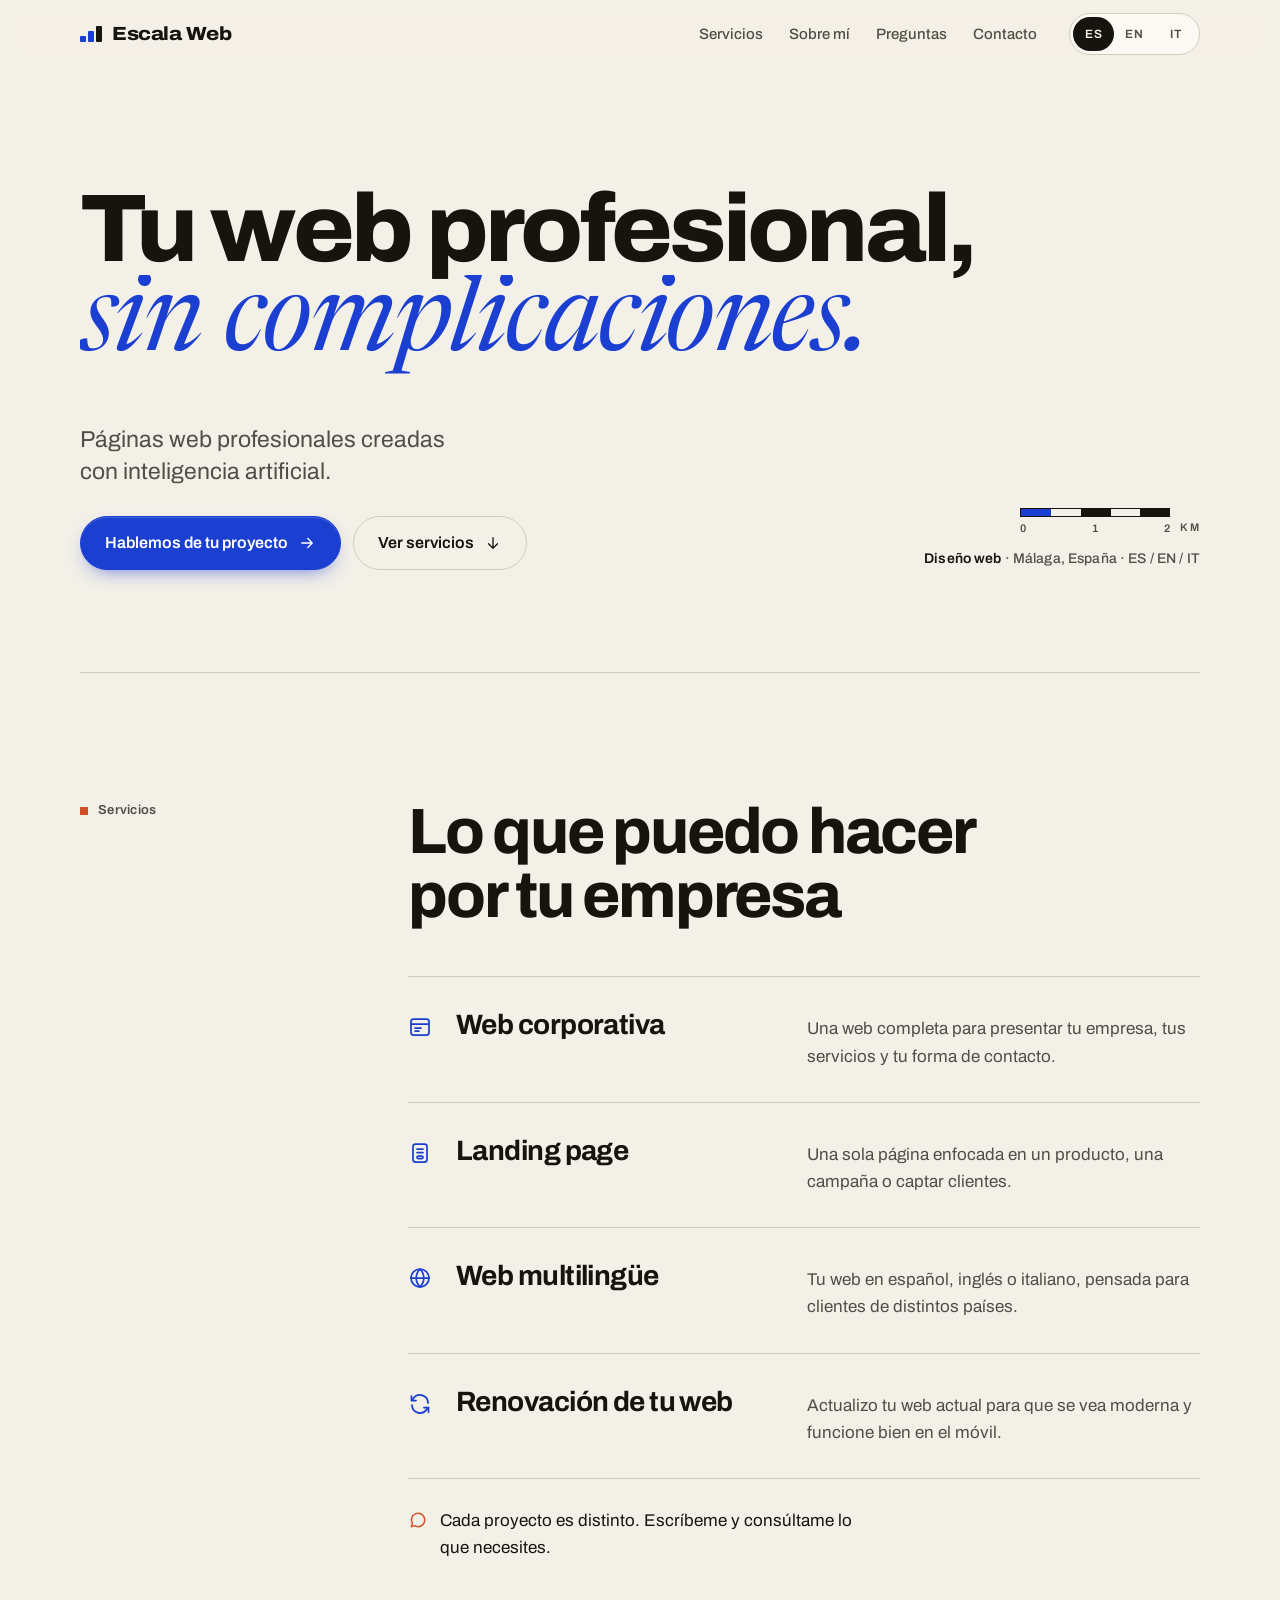
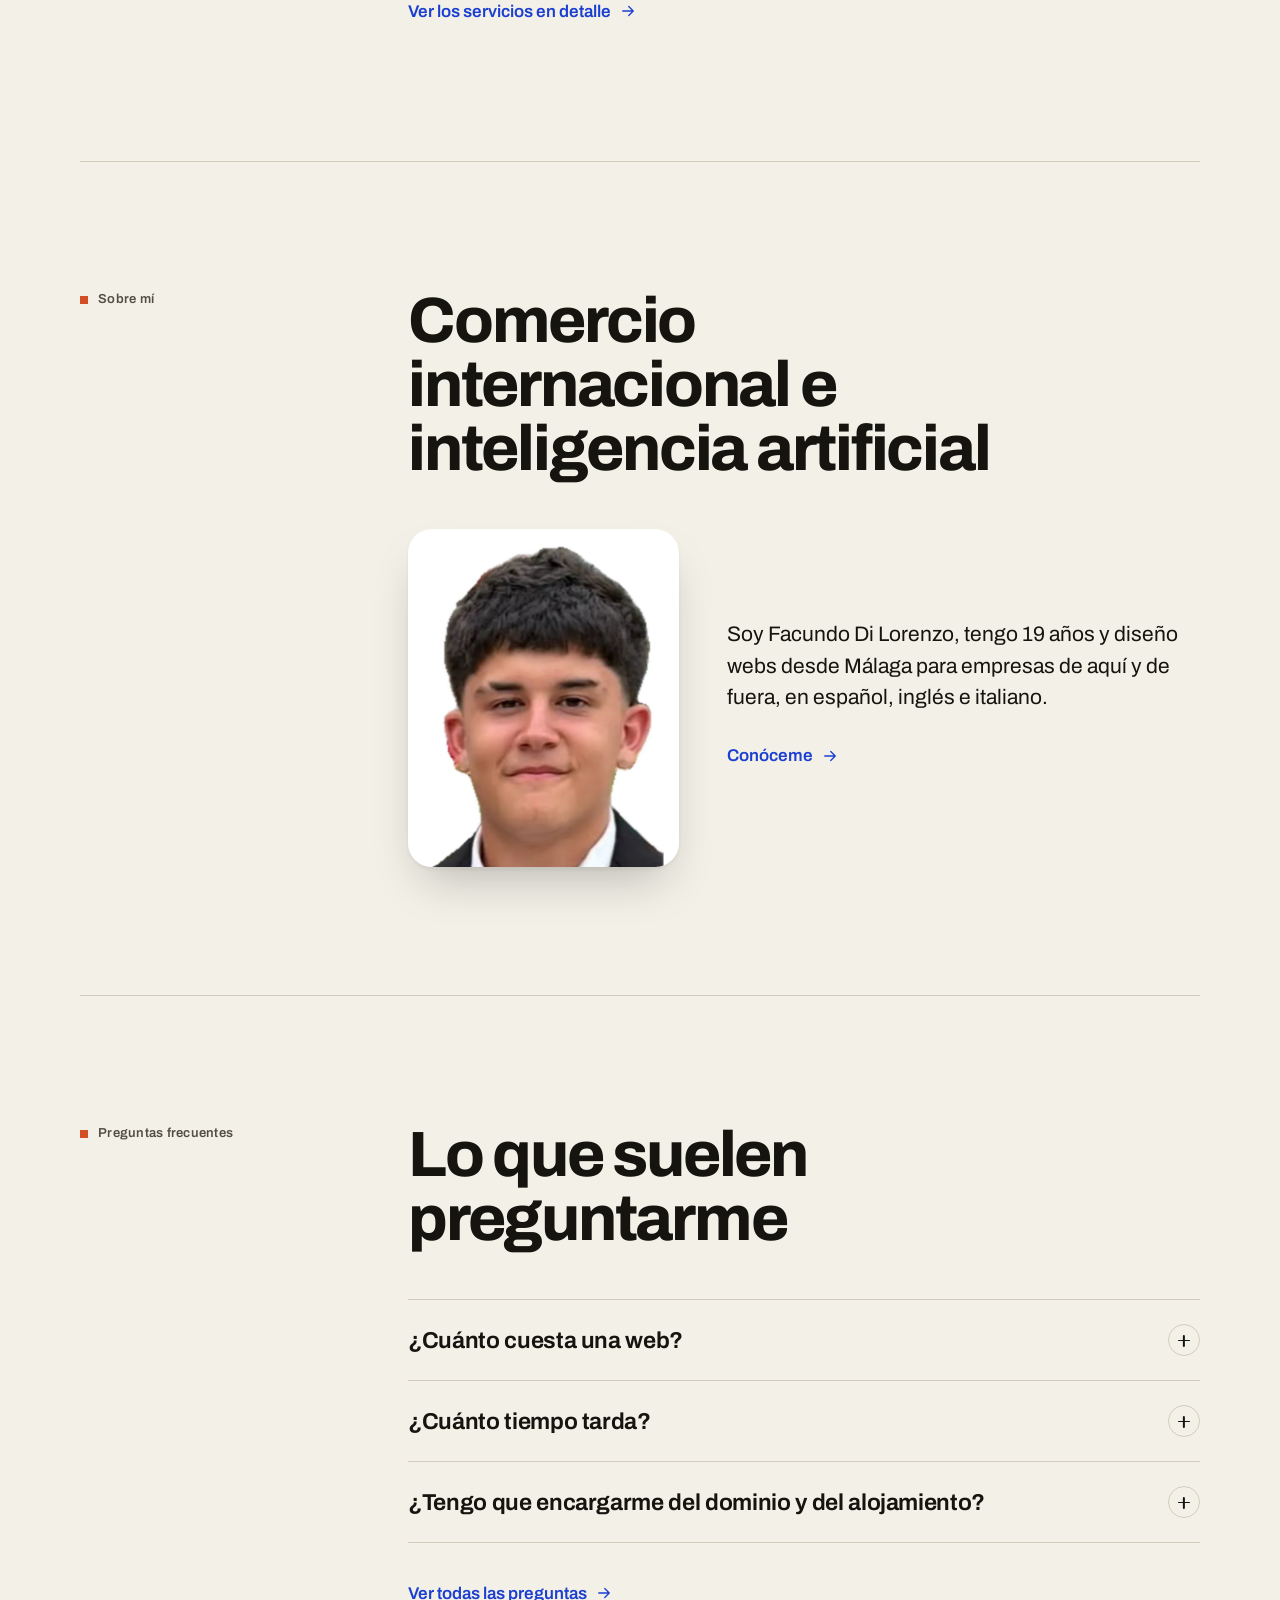
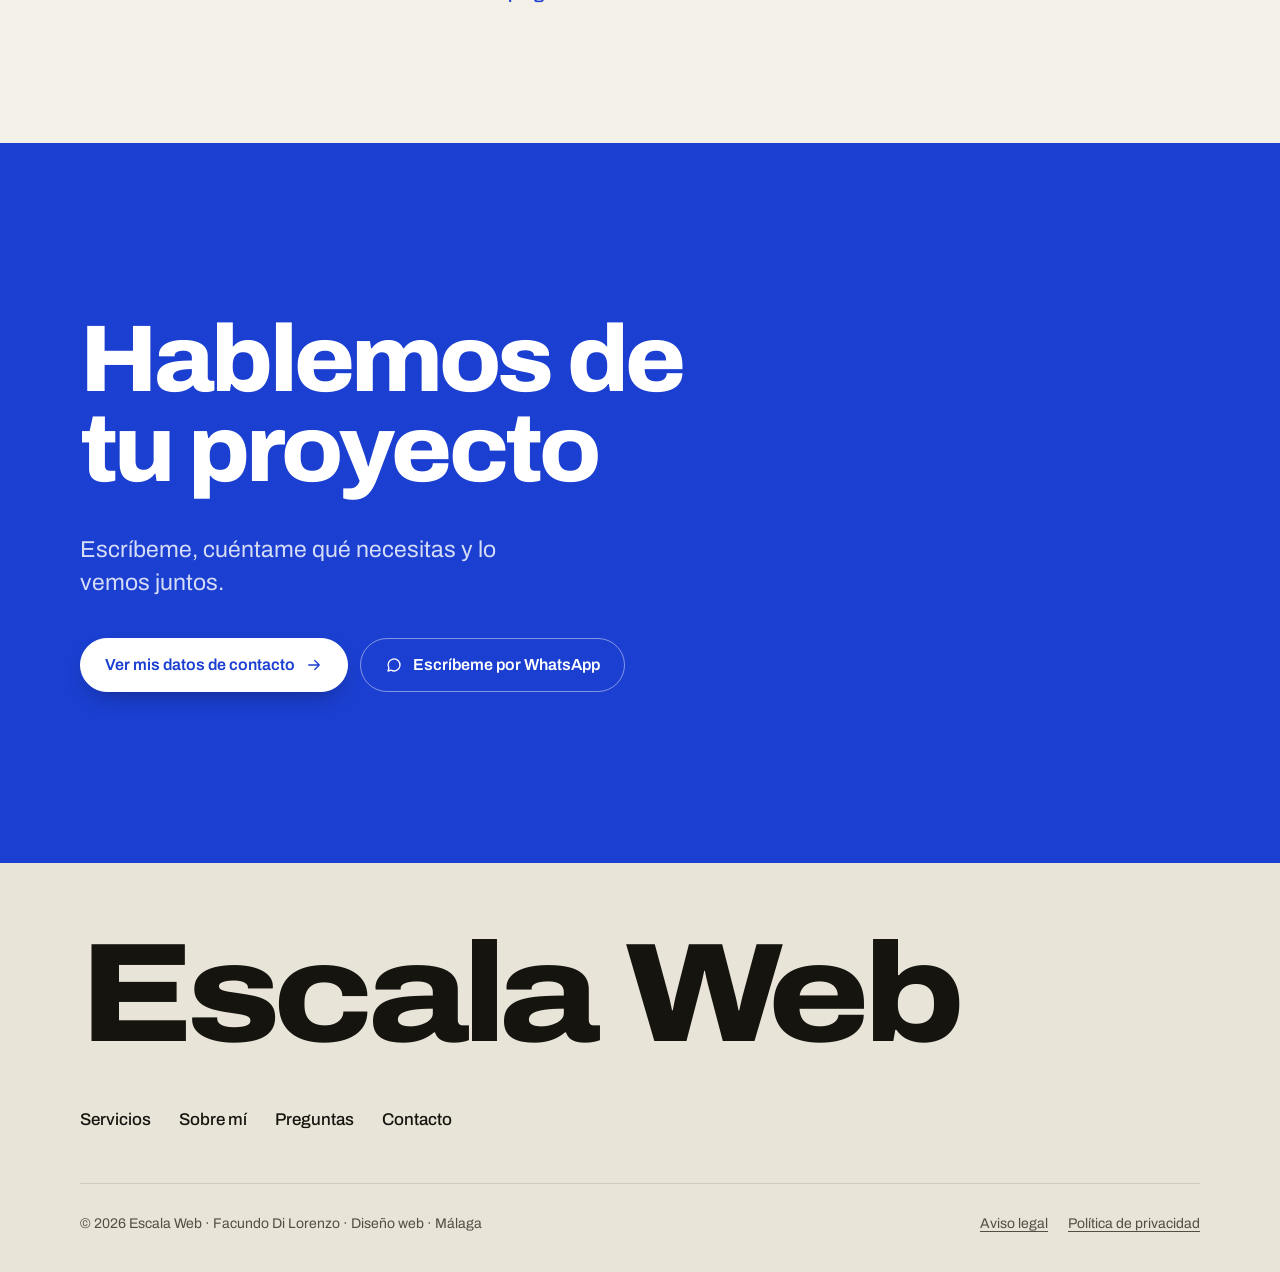
<file: index.html>
<!doctype html>
<html lang="es">
<head>
<meta charset="utf-8">
<meta name="viewport" content="width=device-width, initial-scale=1, viewport-fit=cover">
<title>Escala Web · Diseño web en Málaga</title>
<meta name="description" content="Escala Web: páginas web profesionales en Málaga y a distancia, en español, inglés e italiano.">
<meta name="theme-color" content="#F3F0E8" media="(prefers-color-scheme: light)">
<meta name="theme-color" content="#0F1012" media="(prefers-color-scheme: dark)">
<meta name="claude:viewport-fit-sides" content="cover">
<link rel="preload" href="assets/fonts/archivo-latin.woff2" as="font" type="font/woff2" crossorigin>
<link rel="stylesheet" href="assets/styles.css">
<script>document.documentElement.classList.add('js')</script>
</head>
<body data-title="tHome">
<a class="skip" href="#contenido" data-i18n="skip">Saltar al contenido</a>
<header class="site">
  <div class="wrap bar">
    <a class="name" href="index.html" aria-current="page"><span class="mark" aria-hidden="true"><i></i><i></i><i></i></span>Escala Web</a>
    <nav class="main" aria-label="Principal">
      <div class="links"><a href="servicios.html" data-i18n="navServices">Servicios</a><a href="sobre-mi.html" data-i18n="navAbout">Sobre mí</a><a href="preguntas-frecuentes.html" data-i18n="navFaq">Preguntas</a><a href="contacto.html" data-i18n="navContact">Contacto</a></div>
      <div class="lang" role="group" aria-label="Idioma / Language / Lingua">
        <span class="lang-ind" aria-hidden="true"></span>
        <button type="button" id="lang-es" data-lang="es" aria-pressed="true">ES</button>
        <button type="button" id="lang-en" data-lang="en" aria-pressed="false">EN</button>
        <button type="button" id="lang-it" data-lang="it" aria-pressed="false">IT</button>
      </div>
      <button type="button" class="menu-btn" id="menu-btn" aria-expanded="false" aria-controls="menu-panel"><span class="burger" aria-hidden="true"><i></i><i></i></span><span data-i18n="menu">Menú</span></button>
    </nav>
  </div>
  <div class="menu-panel" id="menu-panel"><ul class="wrap"><li><a href="servicios.html" style="--i:0"><span data-i18n="navServices">Servicios</span><svg class="ico ico-arrow" viewBox="0 0 24 24" aria-hidden="true"><path d="M5 12h14M13 6l6 6-6 6"/></svg></a></li><li><a href="sobre-mi.html" style="--i:1"><span data-i18n="navAbout">Sobre mí</span><svg class="ico ico-arrow" viewBox="0 0 24 24" aria-hidden="true"><path d="M5 12h14M13 6l6 6-6 6"/></svg></a></li><li><a href="preguntas-frecuentes.html" style="--i:2"><span data-i18n="navFaq">Preguntas</span><svg class="ico ico-arrow" viewBox="0 0 24 24" aria-hidden="true"><path d="M5 12h14M13 6l6 6-6 6"/></svg></a></li><li><a href="contacto.html" style="--i:3"><span data-i18n="navContact">Contacto</span><svg class="ico ico-arrow" viewBox="0 0 24 24" aria-hidden="true"><path d="M5 12h14M13 6l6 6-6 6"/></svg></a></li></ul></div>
</header>
<main id="contenido">

  <div class="wrap hero" id="inicio">
    <h1><span class="ln"><span class="ln-in" data-i18n="heroA">Tu web profesional,</span></span><span class="ln ln-serif"><span class="ln-in" data-i18n="heroB">sin complicaciones.</span></span></h1>
    <div class="hero-foot">
      <div>
        <p class="hero-sub fade d1" data-i18n="heroSub">Páginas web profesionales creadas con inteligencia artificial.</p>
        <div class="actions fade d2">
          <a class="btn solid" href="contacto.html"><span data-i18n="ctaTalk">Hablemos de tu proyecto</span><svg class="ico ico-arrow" viewBox="0 0 24 24" aria-hidden="true"><path d="M5 12h14M13 6l6 6-6 6"/></svg></a>
          <a class="btn ghost" href="#servicios"><span data-i18n="ctaServices">Ver servicios</span><svg class="ico ico-down" viewBox="0 0 24 24" aria-hidden="true"><path d="M12 5v14M6 13l6 6 6-6"/></svg></a>
        </div>
      </div>
      <div class="hero-meta">
        <div class="scalebar draw" aria-hidden="true"><div><div class="sb"><i></i><i></i><i></i><i></i><i></i></div><div class="ticks"><span>0</span><span>1</span><span>2</span></div></div><span class="unit">km</span></div>
        <p class="fade d3"><span data-i18n="heroEyebrow">Diseño web</span> · Málaga, España · ES / EN / IT</p>
      </div>
    </div>
  </div>

  <section id="servicios" class="ruled">
    <div class="wrap section">
      <p class="sec-label" data-i18n="servEyebrow">Servicios</p>
      <h2 data-i18n="servTitle" data-rv>Lo que puedo hacer por tu empresa</h2>
      <div class="sec-content">
        <ul class="services"><li class="service" data-rv><svg class="ico" viewBox="0 0 24 24" aria-hidden="true"><rect x="3" y="4" width="18" height="16" rx="2.5"/><path d="M3 9h18M7 13h6M7 16h4"/></svg><h3 data-i18n="s1t">Web corporativa</h3><p data-i18n="s1d">Una web completa para presentar tu empresa, tus servicios y tu forma de contacto.</p></li><li class="service" data-rv><svg class="ico" viewBox="0 0 24 24" aria-hidden="true"><rect x="5" y="3" width="14" height="18" rx="2.5"/><path d="M9 8h6M9 11.5h6"/><rect x="9" y="15" width="6" height="2.5" rx="1.25"/></svg><h3 data-i18n="s2t">Landing page</h3><p data-i18n="s2d">Una sola página enfocada en un producto, una campaña o captar clientes.</p></li><li class="service" data-rv><svg class="ico" viewBox="0 0 24 24" aria-hidden="true"><circle cx="12" cy="12" r="9"/><path d="M3 12h18M12 3c2.5 2.6 3.8 5.6 3.8 9s-1.3 6.4-3.8 9c-2.5-2.6-3.8-5.6-3.8-9S9.5 5.6 12 3z"/></svg><h3 data-i18n="s3t">Web multilingüe</h3><p data-i18n="s3d">Tu web en español, inglés o italiano, pensada para clientes de distintos países.</p></li><li class="service" data-rv><svg class="ico" viewBox="0 0 24 24" aria-hidden="true"><path d="M20 11a8 8 0 0 0-14.6-4.5L3.5 8.5M3.5 4v4.5H8M4 13a8 8 0 0 0 14.6 4.5l1.9-2M20.5 20v-4.5H16"/></svg><h3 data-i18n="s4t">Renovación de tu web</h3><p data-i18n="s4d">Actualizo tu web actual para que se vea moderna y funcione bien en el móvil.</p></li></ul>
        <p class="note" data-rv><svg class="ico" viewBox="0 0 24 24" aria-hidden="true"><path d="M4 20l1.2-4A8 8 0 1 1 8 18.8z"/></svg><span data-i18n="servNote">Cada proyecto es distinto. Escríbeme y consúltame lo que necesites.</span></p>
        <a class="more" href="servicios.html" data-rv><span data-i18n="seeServices">Ver los servicios en detalle</span><svg class="ico ico-arrow" viewBox="0 0 24 24" aria-hidden="true"><path d="M5 12h14M13 6l6 6-6 6"/></svg></a>
      </div>
    </div>
  </section>

  <section id="sobre-mi" class="ruled">
    <div class="wrap section">
      <p class="sec-label" data-i18n="aboutEyebrow">Sobre mí</p>
      <h2 data-i18n="aboutTitle" data-rv>Comercio internacional e inteligencia artificial</h2>
      <div class="sec-content">
        <div class="teaser">
          <div class="portrait" data-rv><img src="assets/facundo.webp" alt="Facundo Di Lorenzo" width="560" height="700" loading="lazy"></div>
          <div class="teaser-body">
            <p data-i18n="aboutTeaser" data-rv>Soy Facundo Di Lorenzo, tengo 19 años y diseño webs desde Málaga para empresas de aquí y de fuera, en español, inglés e italiano.</p>
            <a class="more" href="sobre-mi.html" data-rv><span data-i18n="meetMe">Conóceme</span><svg class="ico ico-arrow" viewBox="0 0 24 24" aria-hidden="true"><path d="M5 12h14M13 6l6 6-6 6"/></svg></a>
          </div>
        </div>
      </div>
    </div>
  </section>

  <section id="preguntas" class="ruled">
    <div class="wrap section">
      <p class="sec-label" data-i18n="faqEyebrow">Preguntas frecuentes</p>
      <h2 data-i18n="faqTitle" data-rv>Lo que suelen preguntarme</h2>
      <div class="sec-content">
        <div class="faq"><details data-rv><summary><span data-i18n="q1">¿Cuánto cuesta una web?</span><span class="plus" aria-hidden="true"></span></summary><div class="answer"><p data-i18n="a1">Depende de lo que necesites: cada proyecto es distinto. Escríbeme, cuéntame tu idea y te digo cuánto costaría.</p></div></details><details data-rv><summary><span data-i18n="q2">¿Cuánto tiempo tarda?</span><span class="plus" aria-hidden="true"></span></summary><div class="answer"><p data-i18n="a2">Una web puede estar lista en unos 2 días desde que tengo toda la información.</p></div></details><details data-rv><summary><span data-i18n="q4">¿Tengo que encargarme del dominio y del alojamiento?</span><span class="plus" aria-hidden="true"></span></summary><div class="answer"><p data-i18n="a4">No. Me ocupo yo del dominio y de dar de alta la web, y esos gastos están incluidos en la tarifa.</p></div></details></div>
        <a class="more" href="preguntas-frecuentes.html" data-rv><span data-i18n="seeFaq">Ver todas las preguntas</span><svg class="ico ico-arrow" viewBox="0 0 24 24" aria-hidden="true"><path d="M5 12h14M13 6l6 6-6 6"/></svg></a>
      </div>
    </div>
  </section>

  <section class="project-slide opens" data-wa-hide>
    <div class="wrap slide">
      <h2 data-i18n="contTitle" data-rv>Hablemos de tu proyecto</h2>
      <p class="slide-intro" data-i18n="panelIntro" data-rv>Escríbeme, cuéntame qué necesitas y lo vemos juntos.</p>
      <div class="actions" data-rv>
        <a class="btn light" href="contacto.html"><span data-i18n="toContact">Ver mis datos de contacto</span><svg class="ico ico-arrow" viewBox="0 0 24 24" aria-hidden="true"><path d="M5 12h14M13 6l6 6-6 6"/></svg></a>
        <a class="btn outline-light" href="https://wa.me/34663625836" target="_blank" rel="noopener"><svg class="ico" viewBox="0 0 24 24" aria-hidden="true"><path d="M4 20l1.2-4A8 8 0 1 1 8 18.8z"/></svg><span data-i18n="waBtn">Escríbeme por WhatsApp</span></a>
      </div>
    </div>
  </section>
</main>
<a class="wa-float" id="wa-float" href="https://wa.me/34663625836" target="_blank" rel="noopener" tabindex="-1"><svg class="ico" viewBox="0 0 24 24" aria-hidden="true"><path d="M4 20l1.2-4A8 8 0 1 1 8 18.8z"/></svg><span data-i18n="waBtn">Escríbeme por WhatsApp</span></a>
<footer class="site">
  <div class="wrap">
    <p class="foot-mark" aria-hidden="true" data-rv>Escala Web</p>
    <nav class="foot-nav" aria-label="Pie"><a href="servicios.html" data-i18n="navServices">Servicios</a><a href="sobre-mi.html" data-i18n="navAbout">Sobre mí</a><a href="preguntas-frecuentes.html" data-i18n="navFaq">Preguntas</a><a href="contacto.html" data-i18n="navContact">Contacto</a></nav>
    <div class="foot-row">
      <span>© 2026 Escala Web · Facundo Di Lorenzo · <span data-i18n="footer">Diseño web · Málaga</span></span>
      <span class="foot-legal"><a href="aviso-legal.html" data-i18n="legalNotice">Aviso legal</a><a href="privacidad.html" data-i18n="privacy">Política de privacidad</a></span>
    </div>
  </div>
</footer>
<script src="assets/i18n.js"></script>
<script src="assets/main.js"></script>
</body>
</html>
</file>
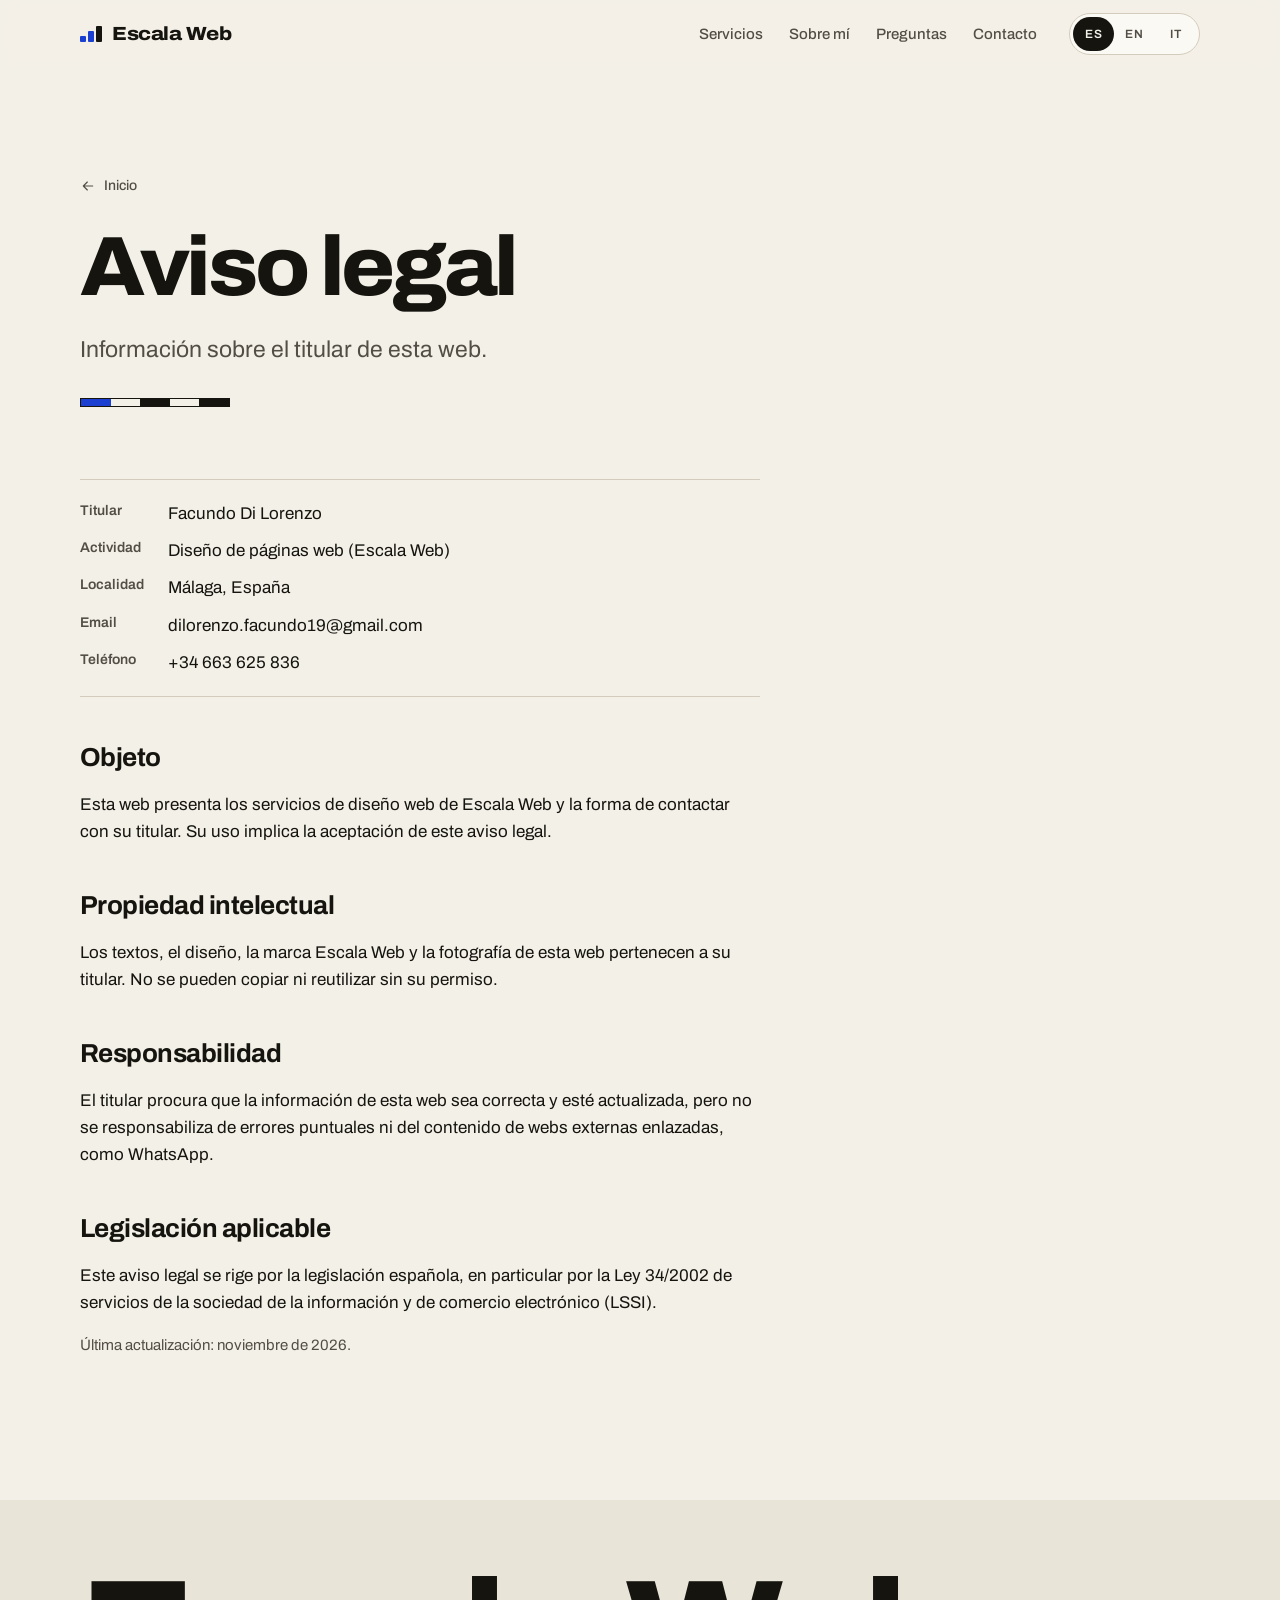
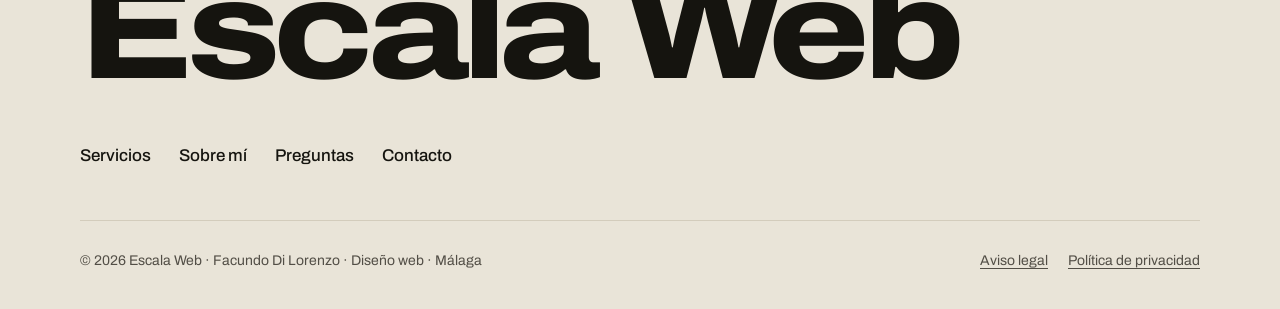
<file: aviso-legal.html>
<!doctype html>
<html lang="es">
<head>
<meta charset="utf-8">
<meta name="viewport" content="width=device-width, initial-scale=1, viewport-fit=cover">
<title>Aviso legal · Escala Web</title>
<meta name="description" content="Aviso legal de Escala Web.">
<meta name="theme-color" content="#F3F0E8" media="(prefers-color-scheme: light)">
<meta name="theme-color" content="#0F1012" media="(prefers-color-scheme: dark)">
<meta name="claude:viewport-fit-sides" content="cover">
<link rel="preload" href="assets/fonts/archivo-latin.woff2" as="font" type="font/woff2" crossorigin>
<link rel="stylesheet" href="assets/styles.css">
<script>document.documentElement.classList.add('js')</script>
</head>
<body data-title="tLegal">
<a class="skip" href="#contenido" data-i18n="skip">Saltar al contenido</a>
<header class="site">
  <div class="wrap bar">
    <a class="name" href="index.html"><span class="mark" aria-hidden="true"><i></i><i></i><i></i></span>Escala Web</a>
    <nav class="main" aria-label="Principal">
      <div class="links"><a href="servicios.html" data-i18n="navServices">Servicios</a><a href="sobre-mi.html" data-i18n="navAbout">Sobre mí</a><a href="preguntas-frecuentes.html" data-i18n="navFaq">Preguntas</a><a href="contacto.html" data-i18n="navContact">Contacto</a></div>
      <div class="lang" role="group" aria-label="Idioma / Language / Lingua">
        <span class="lang-ind" aria-hidden="true"></span>
        <button type="button" id="lang-es" data-lang="es" aria-pressed="true">ES</button>
        <button type="button" id="lang-en" data-lang="en" aria-pressed="false">EN</button>
        <button type="button" id="lang-it" data-lang="it" aria-pressed="false">IT</button>
      </div>
      <button type="button" class="menu-btn" id="menu-btn" aria-expanded="false" aria-controls="menu-panel"><span class="burger" aria-hidden="true"><i></i><i></i></span><span data-i18n="menu">Menú</span></button>
    </nav>
  </div>
  <div class="menu-panel" id="menu-panel"><ul class="wrap"><li><a href="servicios.html" style="--i:0"><span data-i18n="navServices">Servicios</span><svg class="ico ico-arrow" viewBox="0 0 24 24" aria-hidden="true"><path d="M5 12h14M13 6l6 6-6 6"/></svg></a></li><li><a href="sobre-mi.html" style="--i:1"><span data-i18n="navAbout">Sobre mí</span><svg class="ico ico-arrow" viewBox="0 0 24 24" aria-hidden="true"><path d="M5 12h14M13 6l6 6-6 6"/></svg></a></li><li><a href="preguntas-frecuentes.html" style="--i:2"><span data-i18n="navFaq">Preguntas</span><svg class="ico ico-arrow" viewBox="0 0 24 24" aria-hidden="true"><path d="M5 12h14M13 6l6 6-6 6"/></svg></a></li><li><a href="contacto.html" style="--i:3"><span data-i18n="navContact">Contacto</span><svg class="ico ico-arrow" viewBox="0 0 24 24" aria-hidden="true"><path d="M5 12h14M13 6l6 6-6 6"/></svg></a></li></ul></div>
</header>
<main id="contenido">

<div class="wrap page-head">
  <a class="crumb fade" href="index.html"><svg class="ico" viewBox="0 0 24 24" aria-hidden="true"><path d="M19 12H5M11 18l-6-6 6-6"/></svg><span data-i18n="home">Inicio</span></a>
  <h1><span class="ln"><span class="ln-in" data-i18n="legalNotice">Aviso legal</span></span></h1>
  <p class="lead fade d1" data-i18n="legalLead">Información sobre el titular de esta web.</p>
  <div class="scalebar draw" aria-hidden="true"><div><div class="sb"><i></i><i></i><i></i><i></i><i></i></div></div></div>
</div>
  <div class="wrap legal"><div class="legal-body"><div lang="es" data-lang-block="es"><dl class="legal-table"><dt>Titular</dt><dd>Facundo Di Lorenzo</dd><dt>Actividad</dt><dd>Diseño de páginas web (Escala Web)</dd><dt>Localidad</dt><dd>Málaga, España</dd><dt>Email</dt><dd>dilorenzo.facundo19@gmail.com</dd><dt>Teléfono</dt><dd>+34 663 625 836</dd></dl>
<h2>Objeto</h2><p>Esta web presenta los servicios de diseño web de Escala Web y la forma de contactar con su titular. Su uso implica la aceptación de este aviso legal.</p>
<h2>Propiedad intelectual</h2><p>Los textos, el diseño, la marca Escala Web y la fotografía de esta web pertenecen a su titular. No se pueden copiar ni reutilizar sin su permiso.</p>
<h2>Responsabilidad</h2><p>El titular procura que la información de esta web sea correcta y esté actualizada, pero no se responsabiliza de errores puntuales ni del contenido de webs externas enlazadas, como WhatsApp.</p>
<h2>Legislación aplicable</h2><p>Este aviso legal se rige por la legislación española, en particular por la Ley 34/2002 de servicios de la sociedad de la información y de comercio electrónico (LSSI).</p><p class="meta">Última actualización: noviembre de 2026.</p></div><div lang="en" data-lang-block="en" hidden><dl class="legal-table"><dt>Owner</dt><dd>Facundo Di Lorenzo</dd><dt>Activity</dt><dd>Web design (Escala Web)</dd><dt>Location</dt><dd>Málaga, Spain</dd><dt>Email</dt><dd>dilorenzo.facundo19@gmail.com</dd><dt>Phone</dt><dd>+34 663 625 836</dd></dl>
<h2>Purpose</h2><p>This website presents Escala Web's web design services and how to contact its owner. Using it implies accepting this legal notice.</p>
<h2>Intellectual property</h2><p>The texts, design, the Escala Web brand and the photograph on this website belong to its owner. They may not be copied or reused without permission.</p>
<h2>Liability</h2><p>The owner tries to keep the information on this website accurate and up to date, but is not responsible for occasional errors or for the content of linked external websites, such as WhatsApp.</p>
<h2>Applicable law</h2><p>This legal notice is governed by Spanish law, in particular Law 34/2002 on information society services and electronic commerce (LSSI).</p><p class="meta">Last updated: November 2026.</p></div><div lang="it" data-lang-block="it" hidden><dl class="legal-table"><dt>Titolare</dt><dd>Facundo Di Lorenzo</dd><dt>Attività</dt><dd>Progettazione di siti web (Escala Web)</dd><dt>Località</dt><dd>Málaga, Spagna</dd><dt>Email</dt><dd>dilorenzo.facundo19@gmail.com</dd><dt>Telefono</dt><dd>+34 663 625 836</dd></dl>
<h2>Oggetto</h2><p>Questo sito presenta i servizi di web design di Escala Web e come contattarne il titolare. Il suo utilizzo implica l'accettazione di queste note legali.</p>
<h2>Proprietà intellettuale</h2><p>I testi, il design, il marchio Escala Web e la fotografia di questo sito appartengono al titolare. Non possono essere copiati né riutilizzati senza il suo permesso.</p>
<h2>Responsabilità</h2><p>Il titolare cerca di mantenere le informazioni di questo sito corrette e aggiornate, ma non è responsabile di errori occasionali né del contenuto dei siti esterni collegati, come WhatsApp.</p>
<h2>Legge applicabile</h2><p>Queste note legali sono regolate dalla legge spagnola, in particolare dalla Legge 34/2002 sui servizi della società dell'informazione e il commercio elettronico (LSSI).</p><p class="meta">Ultimo aggiornamento: novembre 2026.</p></div></div></div>
</main>
<a class="wa-float" id="wa-float" href="https://wa.me/34663625836" target="_blank" rel="noopener" tabindex="-1"><svg class="ico" viewBox="0 0 24 24" aria-hidden="true"><path d="M4 20l1.2-4A8 8 0 1 1 8 18.8z"/></svg><span data-i18n="waBtn">Escríbeme por WhatsApp</span></a>
<footer class="site">
  <div class="wrap">
    <p class="foot-mark" aria-hidden="true" data-rv>Escala Web</p>
    <nav class="foot-nav" aria-label="Pie"><a href="servicios.html" data-i18n="navServices">Servicios</a><a href="sobre-mi.html" data-i18n="navAbout">Sobre mí</a><a href="preguntas-frecuentes.html" data-i18n="navFaq">Preguntas</a><a href="contacto.html" data-i18n="navContact">Contacto</a></nav>
    <div class="foot-row">
      <span>© 2026 Escala Web · Facundo Di Lorenzo · <span data-i18n="footer">Diseño web · Málaga</span></span>
      <span class="foot-legal"><a href="aviso-legal.html" data-i18n="legalNotice">Aviso legal</a><a href="privacidad.html" data-i18n="privacy">Política de privacidad</a></span>
    </div>
  </div>
</footer>
<script src="assets/i18n.js"></script>
<script src="assets/main.js"></script>
</body>
</html>
</file>
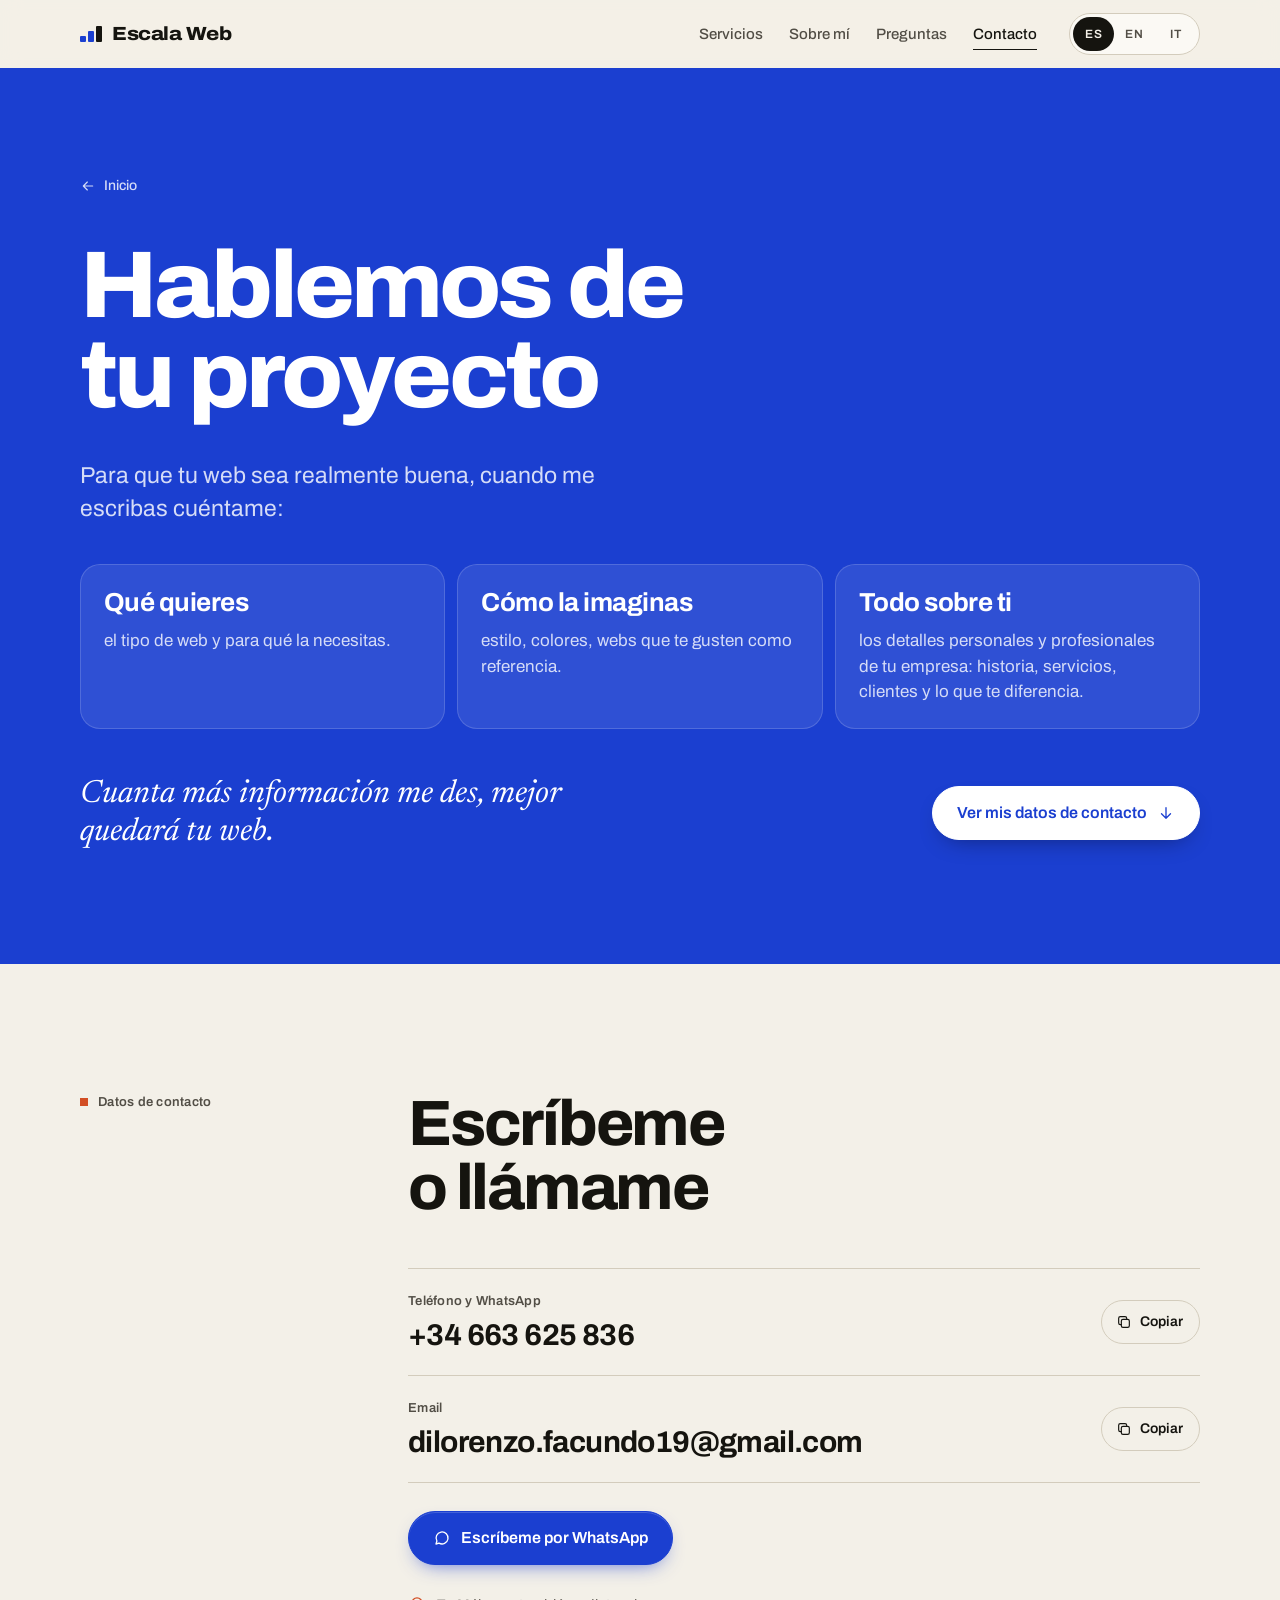
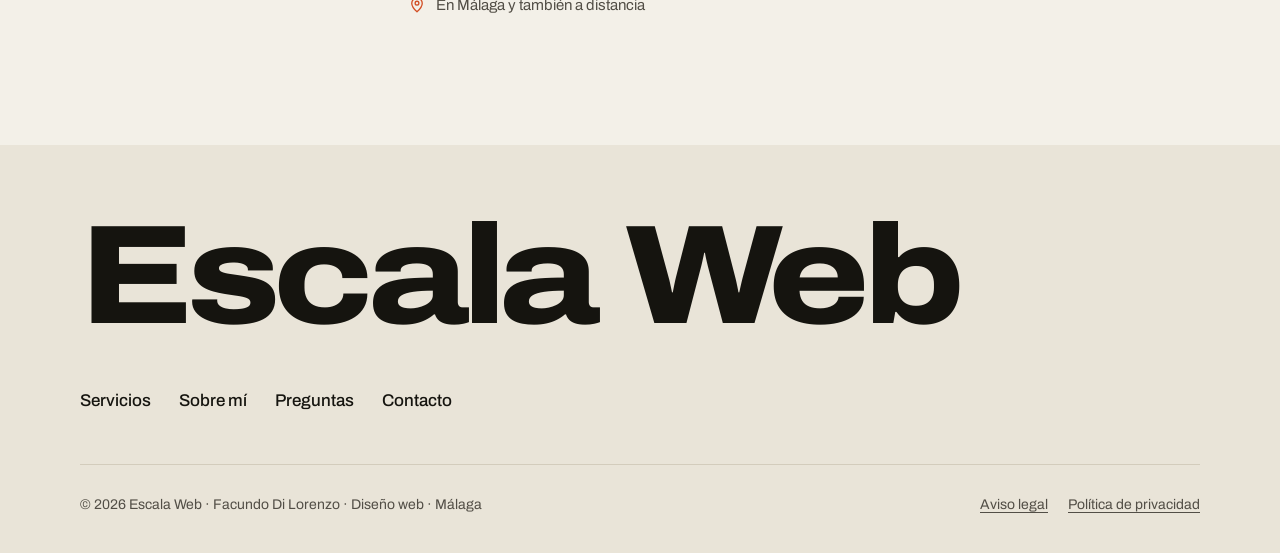
<file: contacto.html>
<!doctype html>
<html lang="es">
<head>
<meta charset="utf-8">
<meta name="viewport" content="width=device-width, initial-scale=1, viewport-fit=cover">
<title>Contacto · Escala Web</title>
<meta name="description" content="Cuéntame tu proyecto: teléfono y WhatsApp +34 663 625 836, email dilorenzo.facundo19@gmail.com.">
<meta name="theme-color" content="#F3F0E8" media="(prefers-color-scheme: light)">
<meta name="theme-color" content="#0F1012" media="(prefers-color-scheme: dark)">
<meta name="claude:viewport-fit-sides" content="cover">
<link rel="preload" href="assets/fonts/archivo-latin.woff2" as="font" type="font/woff2" crossorigin>
<link rel="stylesheet" href="assets/styles.css">
<script>document.documentElement.classList.add('js')</script>
</head>
<body data-title="tContact">
<a class="skip" href="#contenido" data-i18n="skip">Saltar al contenido</a>
<header class="site">
  <div class="wrap bar">
    <a class="name" href="index.html"><span class="mark" aria-hidden="true"><i></i><i></i><i></i></span>Escala Web</a>
    <nav class="main" aria-label="Principal">
      <div class="links"><a href="servicios.html" data-i18n="navServices">Servicios</a><a href="sobre-mi.html" data-i18n="navAbout">Sobre mí</a><a href="preguntas-frecuentes.html" data-i18n="navFaq">Preguntas</a><a href="contacto.html" data-i18n="navContact" aria-current="page">Contacto</a></div>
      <div class="lang" role="group" aria-label="Idioma / Language / Lingua">
        <span class="lang-ind" aria-hidden="true"></span>
        <button type="button" id="lang-es" data-lang="es" aria-pressed="true">ES</button>
        <button type="button" id="lang-en" data-lang="en" aria-pressed="false">EN</button>
        <button type="button" id="lang-it" data-lang="it" aria-pressed="false">IT</button>
      </div>
      <button type="button" class="menu-btn" id="menu-btn" aria-expanded="false" aria-controls="menu-panel"><span class="burger" aria-hidden="true"><i></i><i></i></span><span data-i18n="menu">Menú</span></button>
    </nav>
  </div>
  <div class="menu-panel" id="menu-panel"><ul class="wrap"><li><a href="servicios.html" style="--i:0"><span data-i18n="navServices">Servicios</span><svg class="ico ico-arrow" viewBox="0 0 24 24" aria-hidden="true"><path d="M5 12h14M13 6l6 6-6 6"/></svg></a></li><li><a href="sobre-mi.html" style="--i:1"><span data-i18n="navAbout">Sobre mí</span><svg class="ico ico-arrow" viewBox="0 0 24 24" aria-hidden="true"><path d="M5 12h14M13 6l6 6-6 6"/></svg></a></li><li><a href="preguntas-frecuentes.html" style="--i:2"><span data-i18n="navFaq">Preguntas</span><svg class="ico ico-arrow" viewBox="0 0 24 24" aria-hidden="true"><path d="M5 12h14M13 6l6 6-6 6"/></svg></a></li><li><a href="contacto.html" style="--i:3" aria-current="page"><span data-i18n="navContact">Contacto</span><svg class="ico ico-arrow" viewBox="0 0 24 24" aria-hidden="true"><path d="M5 12h14M13 6l6 6-6 6"/></svg></a></li></ul></div>
</header>
<main id="contenido">

  <section class="project-slide contact-hero">
    <div class="wrap slide">
      <a class="crumb fade" href="index.html"><svg class="ico" viewBox="0 0 24 24" aria-hidden="true"><path d="M19 12H5M11 18l-6-6 6-6"/></svg><span data-i18n="home">Inicio</span></a>
      <h1><span class="ln" style="display:block"><span class="ln-in" data-i18n="contTitle">Hablemos de tu proyecto</span></span></h1>
      <p class="slide-intro fade d1" data-i18n="briefIntro">Para que tu web sea realmente buena, cuando me escribas cuéntame:</p>
      <ul class="asks">
        <li class="fade d1"><strong data-i18n="b1t">Qué quieres</strong><span data-i18n="b1d">el tipo de web y para qué la necesitas.</span></li>
        <li class="fade d2"><strong data-i18n="b2t">Cómo la imaginas</strong><span data-i18n="b2d">estilo, colores, webs que te gusten como referencia.</span></li>
        <li class="fade d3"><strong data-i18n="b3t">Todo sobre ti</strong><span data-i18n="b3d">los detalles personales y profesionales de tu empresa: historia, servicios, clientes y lo que te diferencia.</span></li>
      </ul>
      <div class="slide-end fade d3">
        <p class="slide-outro" data-i18n="briefOutro">Cuanta más información me des, mejor quedará tu web.</p>
        <a class="btn light" href="#datos"><span data-i18n="toContact">Ver mis datos de contacto</span><svg class="ico ico-down" viewBox="0 0 24 24" aria-hidden="true"><path d="M12 5v14M6 13l6 6 6-6"/></svg></a>
      </div>
    </div>
  </section>

  <section id="datos">
    <div class="wrap section">
      <p class="sec-label" data-i18n="dataEyebrow">Datos de contacto</p>
      <h2 data-i18n="dataTitle" data-rv>Escríbeme o llámame</h2>
      <div class="sec-content">
        <div class="contact-list">
          <div class="contact-row" data-rv>
            <div><span class="lbl" data-i18n="cPhone">Teléfono y WhatsApp</span><span class="val" id="phone">+34 663 625 836</span></div>
            <button class="copy" type="button" id="copy-phone" data-copy="+34663625836"><span class="copy-ico" aria-hidden="true"><svg class="ico i-copy" viewBox="0 0 24 24"><rect x="8" y="8" width="12" height="12" rx="2.5"/><path d="M16 8V6.5A2.5 2.5 0 0 0 13.5 4h-7A2.5 2.5 0 0 0 4 6.5v7A2.5 2.5 0 0 0 6.5 16H8"/></svg><svg class="ico i-check" viewBox="0 0 24 24"><path d="M5 12.5l4.5 4.5L19 7.5"/></svg></span><span class="copy-txt" data-i18n="copy" aria-live="polite">Copiar</span></button>
          </div>
          <div class="contact-row" data-rv>
            <div><span class="lbl" data-i18n="cMail">Email</span><span class="val" id="mail">dilorenzo.facundo19@gmail.com</span></div>
            <button class="copy" type="button" id="copy-mail" data-copy="dilorenzo.facundo19@gmail.com"><span class="copy-ico" aria-hidden="true"><svg class="ico i-copy" viewBox="0 0 24 24"><rect x="8" y="8" width="12" height="12" rx="2.5"/><path d="M16 8V6.5A2.5 2.5 0 0 0 13.5 4h-7A2.5 2.5 0 0 0 4 6.5v7A2.5 2.5 0 0 0 6.5 16H8"/></svg><svg class="ico i-check" viewBox="0 0 24 24"><path d="M5 12.5l4.5 4.5L19 7.5"/></svg></span><span class="copy-txt" data-i18n="copy" aria-live="polite">Copiar</span></button>
          </div>
        </div>
        <a class="btn solid" href="https://wa.me/34663625836" target="_blank" rel="noopener" data-rv><svg class="ico" viewBox="0 0 24 24" aria-hidden="true"><path d="M4 20l1.2-4A8 8 0 1 1 8 18.8z"/></svg><span data-i18n="waBtn">Escríbeme por WhatsApp</span></a>
        <p class="contact-place" data-rv><svg class="ico" viewBox="0 0 24 24" aria-hidden="true"><path d="M12 21s-7-6.2-7-11.5a7 7 0 0 1 14 0C19 14.8 12 21 12 21z"/><circle cx="12" cy="9.5" r="2.5"/></svg><span data-i18n="place">En Málaga y también a distancia</span></p>
      </div>
    </div>
  </section>
</main>

<footer class="site">
  <div class="wrap">
    <p class="foot-mark" aria-hidden="true" data-rv>Escala Web</p>
    <nav class="foot-nav" aria-label="Pie"><a href="servicios.html" data-i18n="navServices">Servicios</a><a href="sobre-mi.html" data-i18n="navAbout">Sobre mí</a><a href="preguntas-frecuentes.html" data-i18n="navFaq">Preguntas</a><a href="contacto.html" data-i18n="navContact">Contacto</a></nav>
    <div class="foot-row">
      <span>© 2026 Escala Web · Facundo Di Lorenzo · <span data-i18n="footer">Diseño web · Málaga</span></span>
      <span class="foot-legal"><a href="aviso-legal.html" data-i18n="legalNotice">Aviso legal</a><a href="privacidad.html" data-i18n="privacy">Política de privacidad</a></span>
    </div>
  </div>
</footer>
<script src="assets/i18n.js"></script>
<script src="assets/main.js"></script>
</body>
</html>
</file>
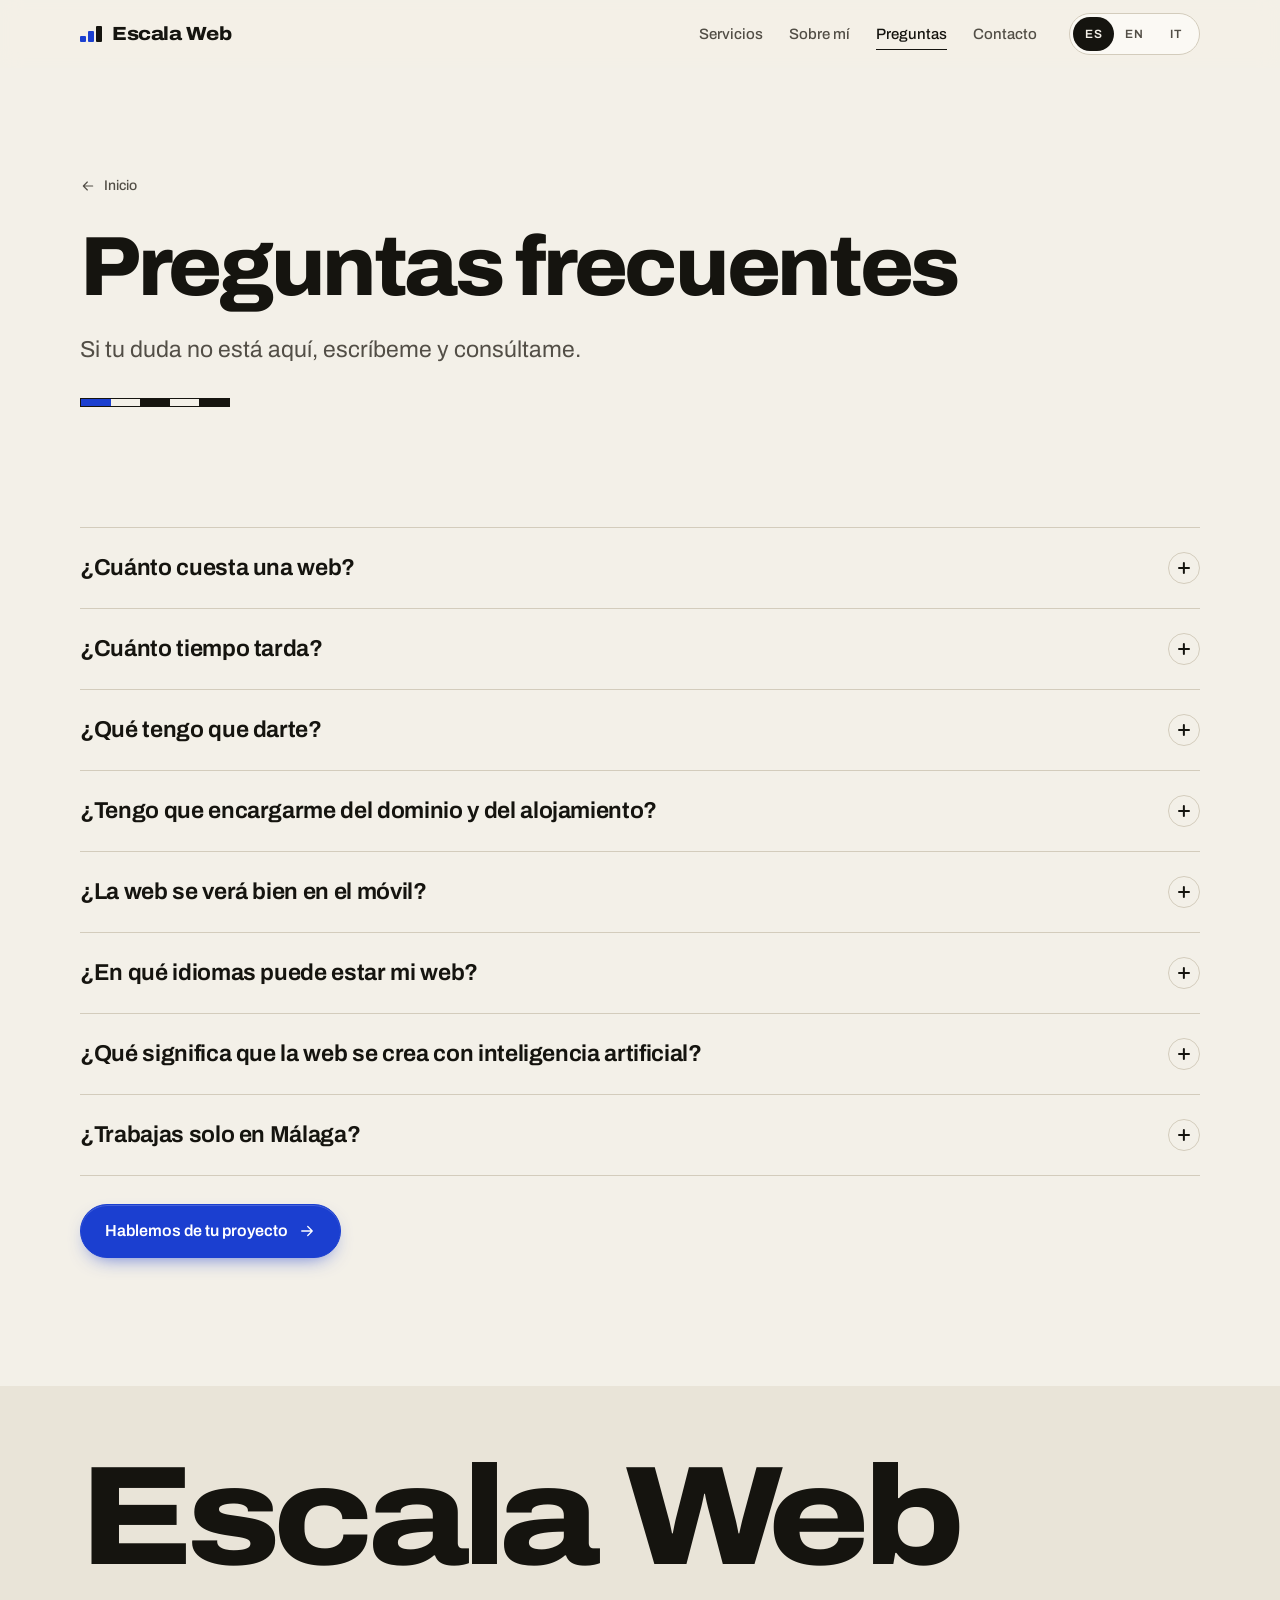
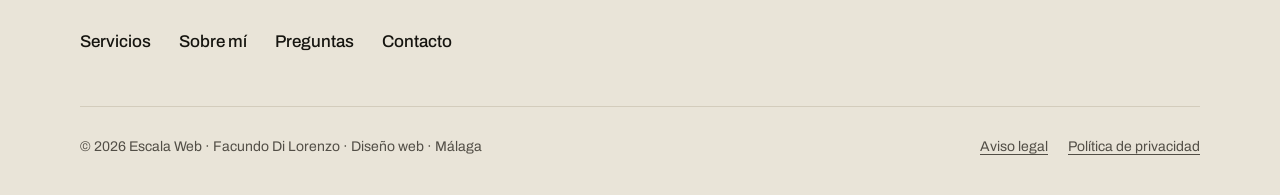
<file: preguntas-frecuentes.html>
<!doctype html>
<html lang="es">
<head>
<meta charset="utf-8">
<meta name="viewport" content="width=device-width, initial-scale=1, viewport-fit=cover">
<title>Preguntas frecuentes · Escala Web</title>
<meta name="description" content="Precio, plazos, dominio, idiomas y cómo trabajo: respuestas a las dudas más habituales.">
<meta name="theme-color" content="#F3F0E8" media="(prefers-color-scheme: light)">
<meta name="theme-color" content="#0F1012" media="(prefers-color-scheme: dark)">
<meta name="claude:viewport-fit-sides" content="cover">
<link rel="preload" href="assets/fonts/archivo-latin.woff2" as="font" type="font/woff2" crossorigin>
<link rel="stylesheet" href="assets/styles.css">
<script>document.documentElement.classList.add('js')</script>
</head>
<body data-title="tFaq">
<a class="skip" href="#contenido" data-i18n="skip">Saltar al contenido</a>
<header class="site">
  <div class="wrap bar">
    <a class="name" href="index.html"><span class="mark" aria-hidden="true"><i></i><i></i><i></i></span>Escala Web</a>
    <nav class="main" aria-label="Principal">
      <div class="links"><a href="servicios.html" data-i18n="navServices">Servicios</a><a href="sobre-mi.html" data-i18n="navAbout">Sobre mí</a><a href="preguntas-frecuentes.html" data-i18n="navFaq" aria-current="page">Preguntas</a><a href="contacto.html" data-i18n="navContact">Contacto</a></div>
      <div class="lang" role="group" aria-label="Idioma / Language / Lingua">
        <span class="lang-ind" aria-hidden="true"></span>
        <button type="button" id="lang-es" data-lang="es" aria-pressed="true">ES</button>
        <button type="button" id="lang-en" data-lang="en" aria-pressed="false">EN</button>
        <button type="button" id="lang-it" data-lang="it" aria-pressed="false">IT</button>
      </div>
      <button type="button" class="menu-btn" id="menu-btn" aria-expanded="false" aria-controls="menu-panel"><span class="burger" aria-hidden="true"><i></i><i></i></span><span data-i18n="menu">Menú</span></button>
    </nav>
  </div>
  <div class="menu-panel" id="menu-panel"><ul class="wrap"><li><a href="servicios.html" style="--i:0"><span data-i18n="navServices">Servicios</span><svg class="ico ico-arrow" viewBox="0 0 24 24" aria-hidden="true"><path d="M5 12h14M13 6l6 6-6 6"/></svg></a></li><li><a href="sobre-mi.html" style="--i:1"><span data-i18n="navAbout">Sobre mí</span><svg class="ico ico-arrow" viewBox="0 0 24 24" aria-hidden="true"><path d="M5 12h14M13 6l6 6-6 6"/></svg></a></li><li><a href="preguntas-frecuentes.html" style="--i:2" aria-current="page"><span data-i18n="navFaq">Preguntas</span><svg class="ico ico-arrow" viewBox="0 0 24 24" aria-hidden="true"><path d="M5 12h14M13 6l6 6-6 6"/></svg></a></li><li><a href="contacto.html" style="--i:3"><span data-i18n="navContact">Contacto</span><svg class="ico ico-arrow" viewBox="0 0 24 24" aria-hidden="true"><path d="M5 12h14M13 6l6 6-6 6"/></svg></a></li></ul></div>
</header>
<main id="contenido">

<div class="wrap page-head">
  <a class="crumb fade" href="index.html"><svg class="ico" viewBox="0 0 24 24" aria-hidden="true"><path d="M19 12H5M11 18l-6-6 6-6"/></svg><span data-i18n="home">Inicio</span></a>
  <h1><span class="ln"><span class="ln-in" data-i18n="faqEyebrow">Preguntas frecuentes</span></span></h1>
  <p class="lead fade d1" data-i18n="faqLead">Si tu duda no está aquí, escríbeme y consúltame.</p>
  <div class="scalebar draw" aria-hidden="true"><div><div class="sb"><i></i><i></i><i></i><i></i><i></i></div></div></div>
</div>
  <div class="wrap section" style="padding-top:0">
    <div class="sec-content" style="grid-column:1/-1">
      <div class="faq"><details data-rv><summary><span data-i18n="q1">¿Cuánto cuesta una web?</span><span class="plus" aria-hidden="true"></span></summary><div class="answer"><p data-i18n="a1">Depende de lo que necesites: cada proyecto es distinto. Escríbeme, cuéntame tu idea y te digo cuánto costaría.</p></div></details><details data-rv><summary><span data-i18n="q2">¿Cuánto tiempo tarda?</span><span class="plus" aria-hidden="true"></span></summary><div class="answer"><p data-i18n="a2">Una web puede estar lista en unos 2 días desde que tengo toda la información.</p></div></details><details data-rv><summary><span data-i18n="q3">¿Qué tengo que darte?</span><span class="plus" aria-hidden="true"></span></summary><div class="answer"><p data-i18n="a3">Toda la información que quieras que salga en tu web: textos, fotos, servicios y datos de contacto. Cuanta más información me des, mejor quedará tu web.</p></div></details><details data-rv><summary><span data-i18n="q4">¿Tengo que encargarme del dominio y del alojamiento?</span><span class="plus" aria-hidden="true"></span></summary><div class="answer"><p data-i18n="a4">No. Me ocupo yo del dominio y de dar de alta la web, y esos gastos están incluidos en la tarifa.</p></div></details><details data-rv><summary><span data-i18n="q5">¿La web se verá bien en el móvil?</span><span class="plus" aria-hidden="true"></span></summary><div class="answer"><p data-i18n="a5">Sí. Cada web se diseña pensando primero en el teléfono, que es desde donde la mayoría de tus clientes la verán.</p></div></details><details data-rv><summary><span data-i18n="q6">¿En qué idiomas puede estar mi web?</span><span class="plus" aria-hidden="true"></span></summary><div class="answer"><p data-i18n="a6">En español, inglés e italiano, o en varios a la vez con un selector de idioma como el de esta web.</p></div></details><details data-rv><summary><span data-i18n="q7">¿Qué significa que la web se crea con inteligencia artificial?</span><span class="plus" aria-hidden="true"></span></summary><div class="answer"><p data-i18n="a7">Uso herramientas de inteligencia artificial para diseñar y programar más rápido. Yo dirijo el proyecto y reviso el resultado, para que la web quede como la necesitas.</p></div></details><details data-rv><summary><span data-i18n="q8">¿Trabajas solo en Málaga?</span><span class="plus" aria-hidden="true"></span></summary><div class="answer"><p data-i18n="a8">Estoy en Málaga, pero también trabajo a distancia con clientes de otros lugares.</p></div></details></div>
      <div class="actions" data-rv>
        <a class="btn solid" href="contacto.html"><span data-i18n="ctaTalk">Hablemos de tu proyecto</span><svg class="ico ico-arrow" viewBox="0 0 24 24" aria-hidden="true"><path d="M5 12h14M13 6l6 6-6 6"/></svg></a>
      </div>
    </div>
  </div>
</main>
<a class="wa-float" id="wa-float" href="https://wa.me/34663625836" target="_blank" rel="noopener" tabindex="-1"><svg class="ico" viewBox="0 0 24 24" aria-hidden="true"><path d="M4 20l1.2-4A8 8 0 1 1 8 18.8z"/></svg><span data-i18n="waBtn">Escríbeme por WhatsApp</span></a>
<footer class="site">
  <div class="wrap">
    <p class="foot-mark" aria-hidden="true" data-rv>Escala Web</p>
    <nav class="foot-nav" aria-label="Pie"><a href="servicios.html" data-i18n="navServices">Servicios</a><a href="sobre-mi.html" data-i18n="navAbout">Sobre mí</a><a href="preguntas-frecuentes.html" data-i18n="navFaq">Preguntas</a><a href="contacto.html" data-i18n="navContact">Contacto</a></nav>
    <div class="foot-row">
      <span>© 2026 Escala Web · Facundo Di Lorenzo · <span data-i18n="footer">Diseño web · Málaga</span></span>
      <span class="foot-legal"><a href="aviso-legal.html" data-i18n="legalNotice">Aviso legal</a><a href="privacidad.html" data-i18n="privacy">Política de privacidad</a></span>
    </div>
  </div>
</footer>
<script src="assets/i18n.js"></script>
<script src="assets/main.js"></script>
</body>
</html>
</file>
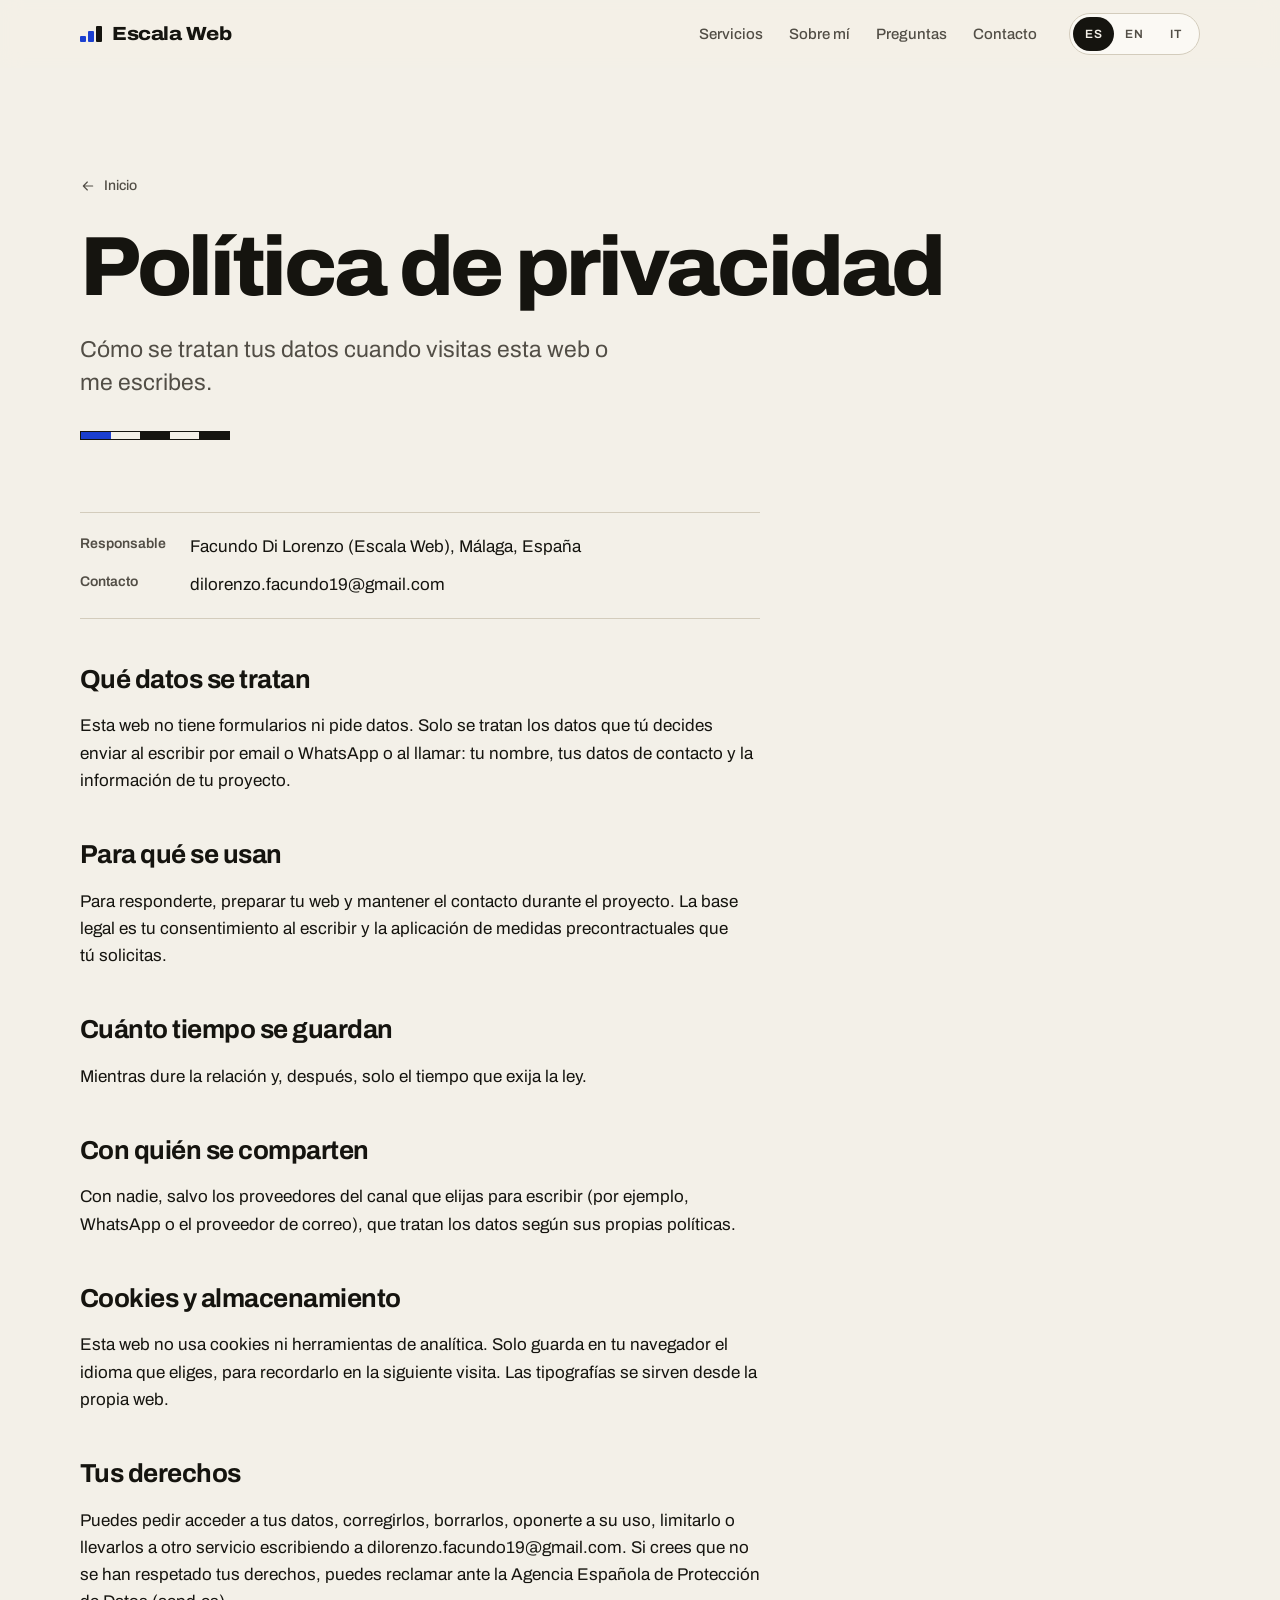
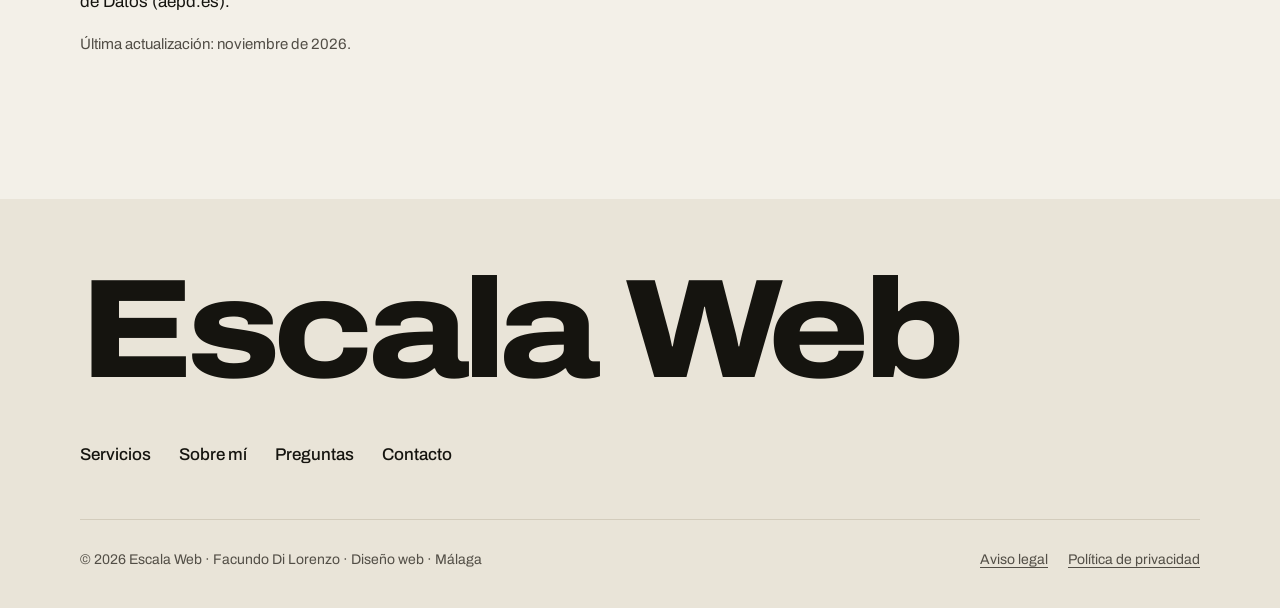
<file: privacidad.html>
<!doctype html>
<html lang="es">
<head>
<meta charset="utf-8">
<meta name="viewport" content="width=device-width, initial-scale=1, viewport-fit=cover">
<title>Política de privacidad · Escala Web</title>
<meta name="description" content="Política de privacidad de Escala Web.">
<meta name="theme-color" content="#F3F0E8" media="(prefers-color-scheme: light)">
<meta name="theme-color" content="#0F1012" media="(prefers-color-scheme: dark)">
<meta name="claude:viewport-fit-sides" content="cover">
<link rel="preload" href="assets/fonts/archivo-latin.woff2" as="font" type="font/woff2" crossorigin>
<link rel="stylesheet" href="assets/styles.css">
<script>document.documentElement.classList.add('js')</script>
</head>
<body data-title="tPrivacy">
<a class="skip" href="#contenido" data-i18n="skip">Saltar al contenido</a>
<header class="site">
  <div class="wrap bar">
    <a class="name" href="index.html"><span class="mark" aria-hidden="true"><i></i><i></i><i></i></span>Escala Web</a>
    <nav class="main" aria-label="Principal">
      <div class="links"><a href="servicios.html" data-i18n="navServices">Servicios</a><a href="sobre-mi.html" data-i18n="navAbout">Sobre mí</a><a href="preguntas-frecuentes.html" data-i18n="navFaq">Preguntas</a><a href="contacto.html" data-i18n="navContact">Contacto</a></div>
      <div class="lang" role="group" aria-label="Idioma / Language / Lingua">
        <span class="lang-ind" aria-hidden="true"></span>
        <button type="button" id="lang-es" data-lang="es" aria-pressed="true">ES</button>
        <button type="button" id="lang-en" data-lang="en" aria-pressed="false">EN</button>
        <button type="button" id="lang-it" data-lang="it" aria-pressed="false">IT</button>
      </div>
      <button type="button" class="menu-btn" id="menu-btn" aria-expanded="false" aria-controls="menu-panel"><span class="burger" aria-hidden="true"><i></i><i></i></span><span data-i18n="menu">Menú</span></button>
    </nav>
  </div>
  <div class="menu-panel" id="menu-panel"><ul class="wrap"><li><a href="servicios.html" style="--i:0"><span data-i18n="navServices">Servicios</span><svg class="ico ico-arrow" viewBox="0 0 24 24" aria-hidden="true"><path d="M5 12h14M13 6l6 6-6 6"/></svg></a></li><li><a href="sobre-mi.html" style="--i:1"><span data-i18n="navAbout">Sobre mí</span><svg class="ico ico-arrow" viewBox="0 0 24 24" aria-hidden="true"><path d="M5 12h14M13 6l6 6-6 6"/></svg></a></li><li><a href="preguntas-frecuentes.html" style="--i:2"><span data-i18n="navFaq">Preguntas</span><svg class="ico ico-arrow" viewBox="0 0 24 24" aria-hidden="true"><path d="M5 12h14M13 6l6 6-6 6"/></svg></a></li><li><a href="contacto.html" style="--i:3"><span data-i18n="navContact">Contacto</span><svg class="ico ico-arrow" viewBox="0 0 24 24" aria-hidden="true"><path d="M5 12h14M13 6l6 6-6 6"/></svg></a></li></ul></div>
</header>
<main id="contenido">

<div class="wrap page-head">
  <a class="crumb fade" href="index.html"><svg class="ico" viewBox="0 0 24 24" aria-hidden="true"><path d="M19 12H5M11 18l-6-6 6-6"/></svg><span data-i18n="home">Inicio</span></a>
  <h1><span class="ln"><span class="ln-in" data-i18n="privacy">Política de privacidad</span></span></h1>
  <p class="lead fade d1" data-i18n="privacyLead">Cómo se tratan tus datos cuando visitas esta web o me escribes.</p>
  <div class="scalebar draw" aria-hidden="true"><div><div class="sb"><i></i><i></i><i></i><i></i><i></i></div></div></div>
</div>
  <div class="wrap legal"><div class="legal-body"><div lang="es" data-lang-block="es"><dl class="legal-table"><dt>Responsable</dt><dd>Facundo Di Lorenzo (Escala Web), Málaga, España</dd><dt>Contacto</dt><dd>dilorenzo.facundo19@gmail.com</dd></dl>
<h2>Qué datos se tratan</h2><p>Esta web no tiene formularios ni pide datos. Solo se tratan los datos que tú decides enviar al escribir por email o WhatsApp o al llamar: tu nombre, tus datos de contacto y la información de tu proyecto.</p>
<h2>Para qué se usan</h2><p>Para responderte, preparar tu web y mantener el contacto durante el proyecto. La base legal es tu consentimiento al escribir y la aplicación de medidas precontractuales que tú solicitas.</p>
<h2>Cuánto tiempo se guardan</h2><p>Mientras dure la relación y, después, solo el tiempo que exija la ley.</p>
<h2>Con quién se comparten</h2><p>Con nadie, salvo los proveedores del canal que elijas para escribir (por ejemplo, WhatsApp o el proveedor de correo), que tratan los datos según sus propias políticas.</p>
<h2>Cookies y almacenamiento</h2><p>Esta web no usa cookies ni herramientas de analítica. Solo guarda en tu navegador el idioma que eliges, para recordarlo en la siguiente visita. Las tipografías se sirven desde la propia web.</p>
<h2>Tus derechos</h2><p>Puedes pedir acceder a tus datos, corregirlos, borrarlos, oponerte a su uso, limitarlo o llevarlos a otro servicio escribiendo a dilorenzo.facundo19@gmail.com. Si crees que no se han respetado tus derechos, puedes reclamar ante la Agencia Española de Protección de Datos (aepd.es).</p><p class="meta">Última actualización: noviembre de 2026.</p></div><div lang="en" data-lang-block="en" hidden><dl class="legal-table"><dt>Controller</dt><dd>Facundo Di Lorenzo (Escala Web), Málaga, Spain</dd><dt>Contact</dt><dd>dilorenzo.facundo19@gmail.com</dd></dl>
<h2>What data is processed</h2><p>This website has no forms and does not ask for data. Only the data you choose to send when you write by email or WhatsApp or call is processed: your name, your contact details and the information about your project.</p>
<h2>What it is used for</h2><p>To reply to you, prepare your website and stay in touch during the project. The legal basis is your consent when you write and pre-contractual steps taken at your request.</p>
<h2>How long it is kept</h2><p>For as long as the working relationship lasts and, after that, only as long as the law requires.</p>
<h2>Who it is shared with</h2><p>Nobody, except the providers of the channel you choose to write through (for example WhatsApp or your email provider), which process data under their own policies.</p>
<h2>Cookies and storage</h2><p>This website uses no cookies or analytics tools. It only stores the language you choose in your browser, to remember it on your next visit. Fonts are served from this website itself.</p>
<h2>Your rights</h2><p>You can ask to access, correct or delete your data, object to or restrict its use, or move it to another service by writing to dilorenzo.facundo19@gmail.com. If you believe your rights have not been respected, you can complain to the Spanish Data Protection Agency (aepd.es).</p><p class="meta">Last updated: November 2026.</p></div><div lang="it" data-lang-block="it" hidden><dl class="legal-table"><dt>Titolare del trattamento</dt><dd>Facundo Di Lorenzo (Escala Web), Málaga, Spagna</dd><dt>Contatto</dt><dd>dilorenzo.facundo19@gmail.com</dd></dl>
<h2>Quali dati vengono trattati</h2><p>Questo sito non ha moduli e non chiede dati. Vengono trattati solo i dati che decidi di inviare quando scrivi via email o WhatsApp o quando chiami: il tuo nome, i tuoi contatti e le informazioni sul tuo progetto.</p>
<h2>A cosa servono</h2><p>A risponderti, preparare il tuo sito e restare in contatto durante il progetto. La base giuridica è il tuo consenso quando scrivi e le misure precontrattuali che richiedi.</p>
<h2>Per quanto tempo vengono conservati</h2><p>Per tutta la durata del rapporto e, in seguito, solo per il tempo richiesto dalla legge.</p>
<h2>Con chi vengono condivisi</h2><p>Con nessuno, tranne i fornitori del canale che scegli per scrivere (per esempio WhatsApp o il tuo provider di posta), che trattano i dati secondo le proprie politiche.</p>
<h2>Cookie e memorizzazione</h2><p>Questo sito non usa cookie né strumenti di analisi. Salva nel tuo browser solo la lingua che scegli, per ricordarla alla visita successiva. I caratteri tipografici sono serviti dal sito stesso.</p>
<h2>I tuoi diritti</h2><p>Puoi chiedere di accedere ai tuoi dati, correggerli, cancellarli, opporti al loro uso, limitarlo o trasferirli a un altro servizio scrivendo a dilorenzo.facundo19@gmail.com. Se ritieni che i tuoi diritti non siano stati rispettati, puoi presentare reclamo all'Agenzia spagnola per la protezione dei dati (aepd.es).</p><p class="meta">Ultimo aggiornamento: novembre 2026.</p></div></div></div>
</main>
<a class="wa-float" id="wa-float" href="https://wa.me/34663625836" target="_blank" rel="noopener" tabindex="-1"><svg class="ico" viewBox="0 0 24 24" aria-hidden="true"><path d="M4 20l1.2-4A8 8 0 1 1 8 18.8z"/></svg><span data-i18n="waBtn">Escríbeme por WhatsApp</span></a>
<footer class="site">
  <div class="wrap">
    <p class="foot-mark" aria-hidden="true" data-rv>Escala Web</p>
    <nav class="foot-nav" aria-label="Pie"><a href="servicios.html" data-i18n="navServices">Servicios</a><a href="sobre-mi.html" data-i18n="navAbout">Sobre mí</a><a href="preguntas-frecuentes.html" data-i18n="navFaq">Preguntas</a><a href="contacto.html" data-i18n="navContact">Contacto</a></nav>
    <div class="foot-row">
      <span>© 2026 Escala Web · Facundo Di Lorenzo · <span data-i18n="footer">Diseño web · Málaga</span></span>
      <span class="foot-legal"><a href="aviso-legal.html" data-i18n="legalNotice">Aviso legal</a><a href="privacidad.html" data-i18n="privacy">Política de privacidad</a></span>
    </div>
  </div>
</footer>
<script src="assets/i18n.js"></script>
<script src="assets/main.js"></script>
</body>
</html>
</file>
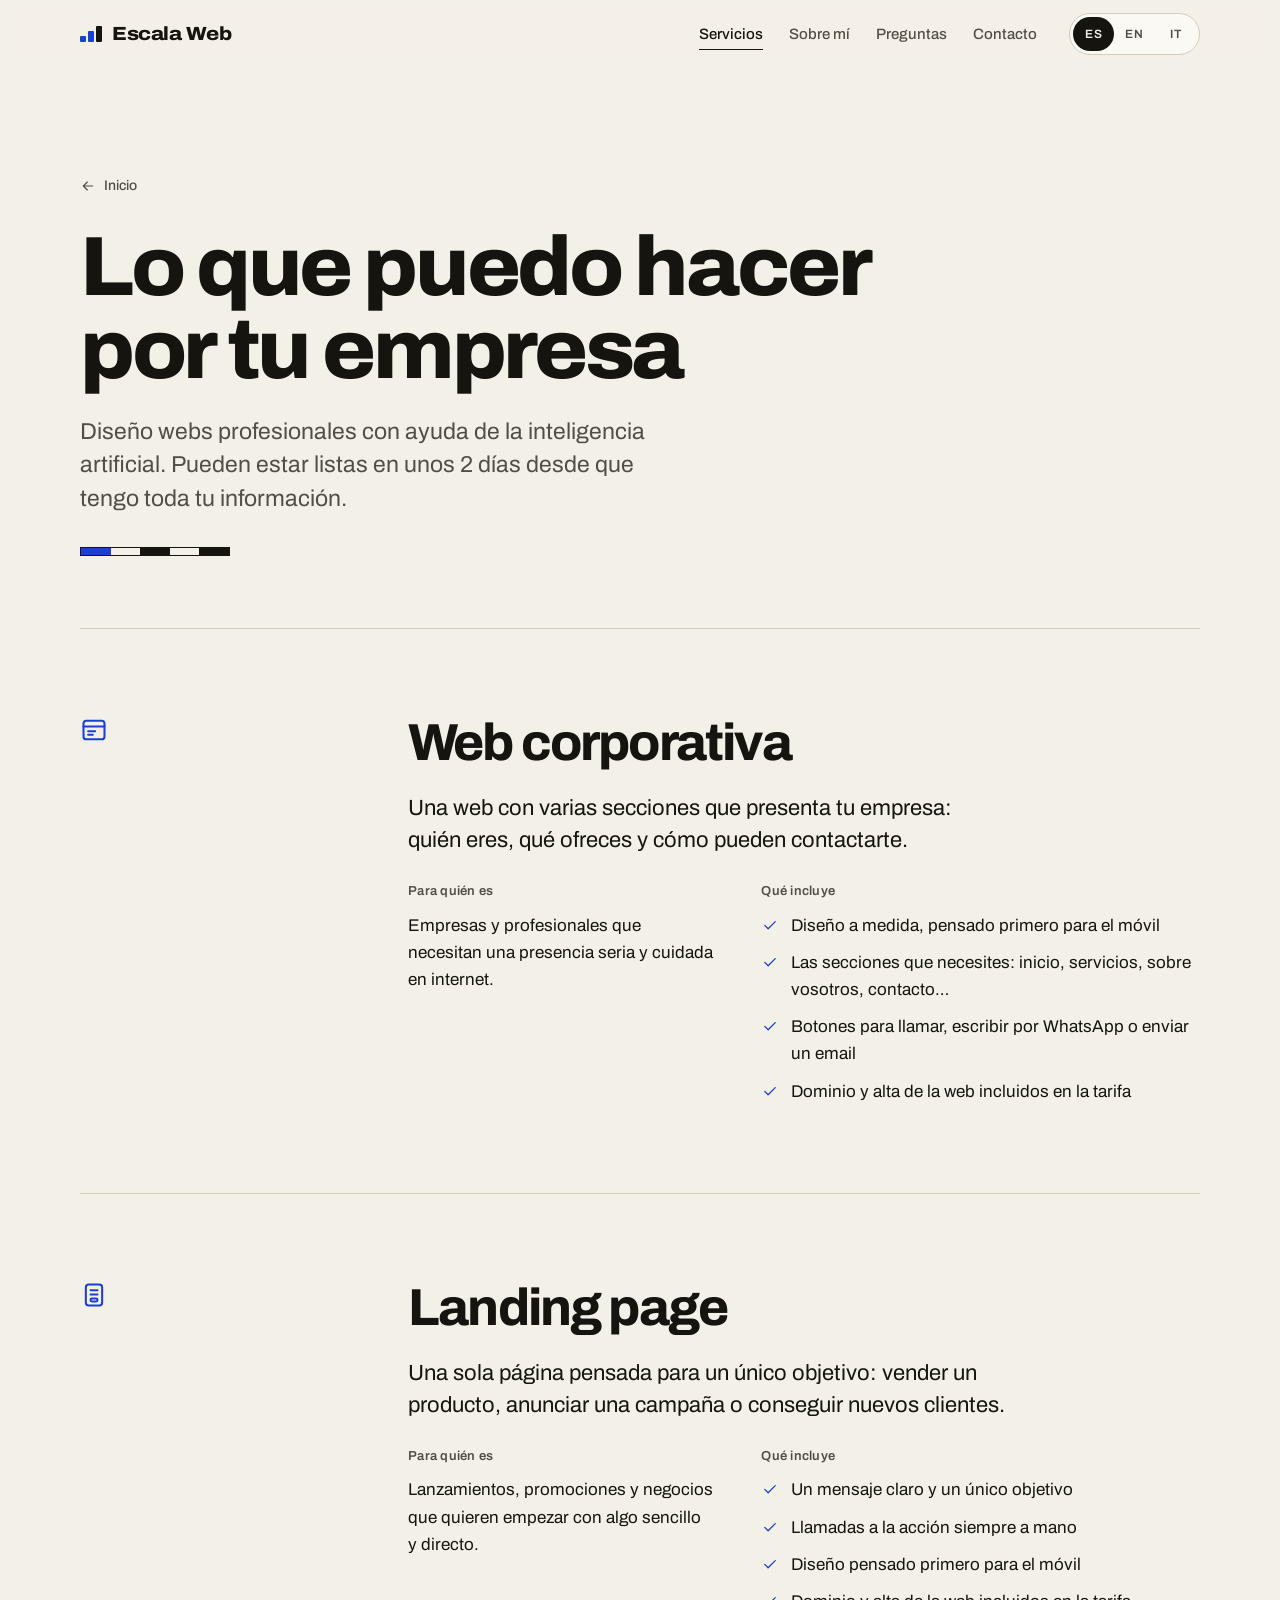
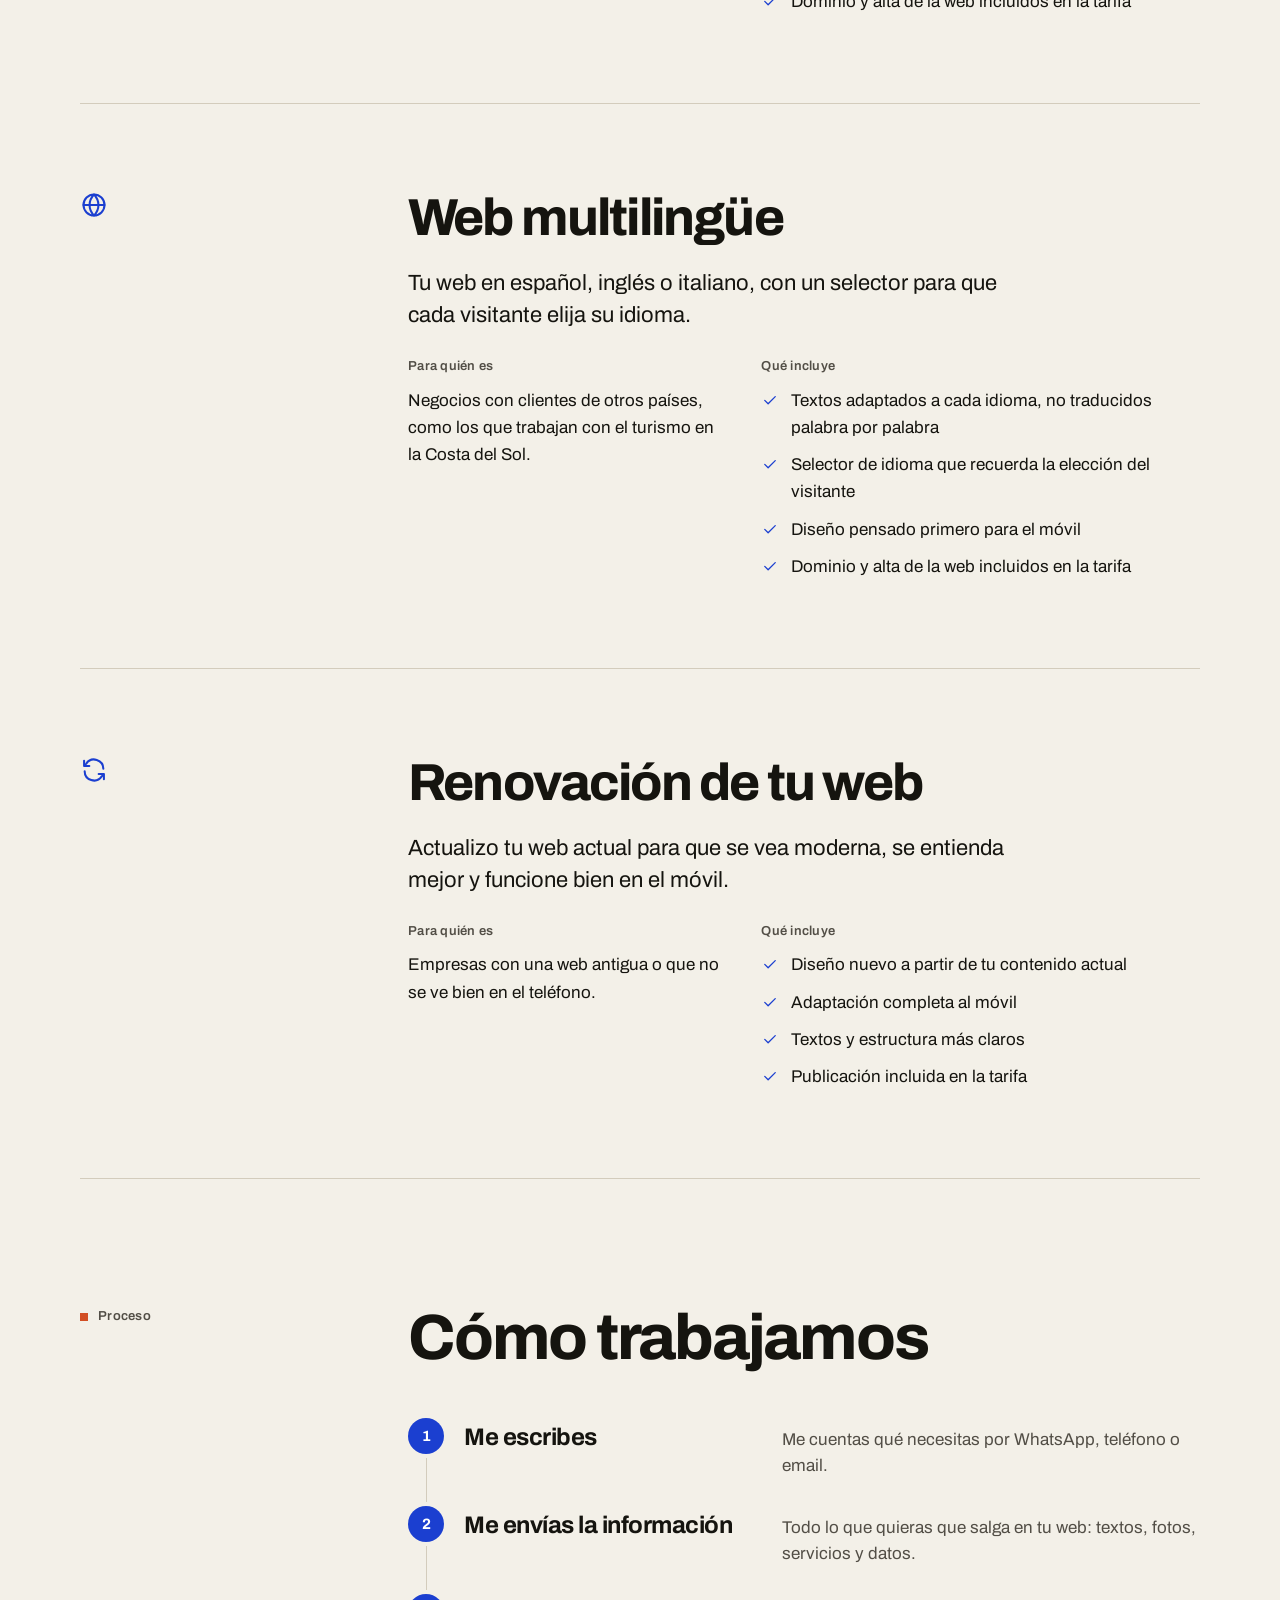
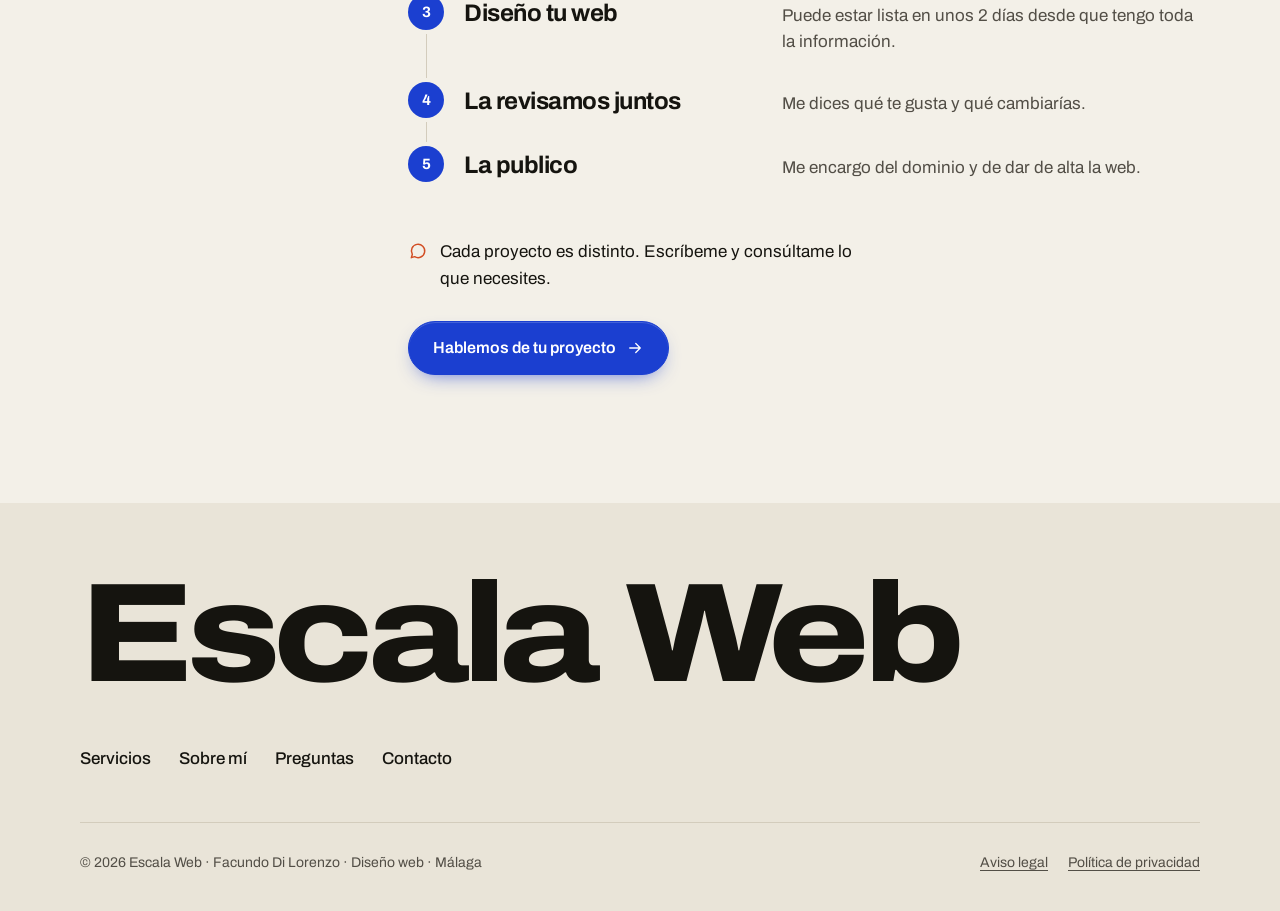
<file: servicios.html>
<!doctype html>
<html lang="es">
<head>
<meta charset="utf-8">
<meta name="viewport" content="width=device-width, initial-scale=1, viewport-fit=cover">
<title>Servicios · Escala Web</title>
<meta name="description" content="Webs corporativas, landing pages, webs multilingües y renovación de webs, desde Málaga y a distancia.">
<meta name="theme-color" content="#F3F0E8" media="(prefers-color-scheme: light)">
<meta name="theme-color" content="#0F1012" media="(prefers-color-scheme: dark)">
<meta name="claude:viewport-fit-sides" content="cover">
<link rel="preload" href="assets/fonts/archivo-latin.woff2" as="font" type="font/woff2" crossorigin>
<link rel="stylesheet" href="assets/styles.css">
<script>document.documentElement.classList.add('js')</script>
</head>
<body data-title="tServ">
<a class="skip" href="#contenido" data-i18n="skip">Saltar al contenido</a>
<header class="site">
  <div class="wrap bar">
    <a class="name" href="index.html"><span class="mark" aria-hidden="true"><i></i><i></i><i></i></span>Escala Web</a>
    <nav class="main" aria-label="Principal">
      <div class="links"><a href="servicios.html" data-i18n="navServices" aria-current="page">Servicios</a><a href="sobre-mi.html" data-i18n="navAbout">Sobre mí</a><a href="preguntas-frecuentes.html" data-i18n="navFaq">Preguntas</a><a href="contacto.html" data-i18n="navContact">Contacto</a></div>
      <div class="lang" role="group" aria-label="Idioma / Language / Lingua">
        <span class="lang-ind" aria-hidden="true"></span>
        <button type="button" id="lang-es" data-lang="es" aria-pressed="true">ES</button>
        <button type="button" id="lang-en" data-lang="en" aria-pressed="false">EN</button>
        <button type="button" id="lang-it" data-lang="it" aria-pressed="false">IT</button>
      </div>
      <button type="button" class="menu-btn" id="menu-btn" aria-expanded="false" aria-controls="menu-panel"><span class="burger" aria-hidden="true"><i></i><i></i></span><span data-i18n="menu">Menú</span></button>
    </nav>
  </div>
  <div class="menu-panel" id="menu-panel"><ul class="wrap"><li><a href="servicios.html" style="--i:0" aria-current="page"><span data-i18n="navServices">Servicios</span><svg class="ico ico-arrow" viewBox="0 0 24 24" aria-hidden="true"><path d="M5 12h14M13 6l6 6-6 6"/></svg></a></li><li><a href="sobre-mi.html" style="--i:1"><span data-i18n="navAbout">Sobre mí</span><svg class="ico ico-arrow" viewBox="0 0 24 24" aria-hidden="true"><path d="M5 12h14M13 6l6 6-6 6"/></svg></a></li><li><a href="preguntas-frecuentes.html" style="--i:2"><span data-i18n="navFaq">Preguntas</span><svg class="ico ico-arrow" viewBox="0 0 24 24" aria-hidden="true"><path d="M5 12h14M13 6l6 6-6 6"/></svg></a></li><li><a href="contacto.html" style="--i:3"><span data-i18n="navContact">Contacto</span><svg class="ico ico-arrow" viewBox="0 0 24 24" aria-hidden="true"><path d="M5 12h14M13 6l6 6-6 6"/></svg></a></li></ul></div>
</header>
<main id="contenido">

<div class="wrap page-head">
  <a class="crumb fade" href="index.html"><svg class="ico" viewBox="0 0 24 24" aria-hidden="true"><path d="M19 12H5M11 18l-6-6 6-6"/></svg><span data-i18n="home">Inicio</span></a>
  <h1><span class="ln"><span class="ln-in" data-i18n="servTitle">Lo que puedo hacer por tu empresa</span></span></h1>
  <p class="lead fade d1" data-i18n="svcLead">Diseño webs profesionales con ayuda de la inteligencia artificial. Pueden estar listas en unos 2 días desde que tengo toda tu información.</p>
  <div class="scalebar draw" aria-hidden="true"><div><div class="sb"><i></i><i></i><i></i><i></i><i></i></div></div></div>
</div>

  <section class="ruled" id="s1">
    <div class="wrap svc">
      <div class="svc-icon" data-rv><svg class="ico" viewBox="0 0 24 24" aria-hidden="true"><rect x="3" y="4" width="18" height="16" rx="2.5"/><path d="M3 9h18M7 13h6M7 16h4"/></svg></div>
      <div class="svc-main">
        <h2 data-i18n="s1t" data-rv>Web corporativa</h2>
        <p class="what" data-i18n="s1what" data-rv>Una web con varias secciones que presenta tu empresa: quién eres, qué ofreces y cómo pueden contactarte.</p>
        <div class="svc-cols">
          <div data-rv><h3 data-i18n="lblFor">Para quién es</h3><p data-i18n="s1for">Empresas y profesionales que necesitan una presencia seria y cuidada en internet.</p></div>
          <div data-rv><h3 data-i18n="lblIncl">Qué incluye</h3><ul class="checks"><li><svg class="ico" viewBox="0 0 24 24" aria-hidden="true"><path d="M5 12.5l4.5 4.5L19 7.5"/></svg><span data-i18n="s1i1">Diseño a medida, pensado primero para el móvil</span></li><li><svg class="ico" viewBox="0 0 24 24" aria-hidden="true"><path d="M5 12.5l4.5 4.5L19 7.5"/></svg><span data-i18n="s1i2">Las secciones que necesites: inicio, servicios, sobre vosotros, contacto…</span></li><li><svg class="ico" viewBox="0 0 24 24" aria-hidden="true"><path d="M5 12.5l4.5 4.5L19 7.5"/></svg><span data-i18n="s1i3">Botones para llamar, escribir por WhatsApp o enviar un email</span></li><li><svg class="ico" viewBox="0 0 24 24" aria-hidden="true"><path d="M5 12.5l4.5 4.5L19 7.5"/></svg><span data-i18n="s1i4">Dominio y alta de la web incluidos en la tarifa</span></li></ul></div>
        </div>
      </div>
    </div>
  </section>
  <section class="ruled" id="s2">
    <div class="wrap svc">
      <div class="svc-icon" data-rv><svg class="ico" viewBox="0 0 24 24" aria-hidden="true"><rect x="5" y="3" width="14" height="18" rx="2.5"/><path d="M9 8h6M9 11.5h6"/><rect x="9" y="15" width="6" height="2.5" rx="1.25"/></svg></div>
      <div class="svc-main">
        <h2 data-i18n="s2t" data-rv>Landing page</h2>
        <p class="what" data-i18n="s2what" data-rv>Una sola página pensada para un único objetivo: vender un producto, anunciar una campaña o conseguir nuevos clientes.</p>
        <div class="svc-cols">
          <div data-rv><h3 data-i18n="lblFor">Para quién es</h3><p data-i18n="s2for">Lanzamientos, promociones y negocios que quieren empezar con algo sencillo y directo.</p></div>
          <div data-rv><h3 data-i18n="lblIncl">Qué incluye</h3><ul class="checks"><li><svg class="ico" viewBox="0 0 24 24" aria-hidden="true"><path d="M5 12.5l4.5 4.5L19 7.5"/></svg><span data-i18n="s2i1">Un mensaje claro y un único objetivo</span></li><li><svg class="ico" viewBox="0 0 24 24" aria-hidden="true"><path d="M5 12.5l4.5 4.5L19 7.5"/></svg><span data-i18n="s2i2">Llamadas a la acción siempre a mano</span></li><li><svg class="ico" viewBox="0 0 24 24" aria-hidden="true"><path d="M5 12.5l4.5 4.5L19 7.5"/></svg><span data-i18n="s2i3">Diseño pensado primero para el móvil</span></li><li><svg class="ico" viewBox="0 0 24 24" aria-hidden="true"><path d="M5 12.5l4.5 4.5L19 7.5"/></svg><span data-i18n="s2i4">Dominio y alta de la web incluidos en la tarifa</span></li></ul></div>
        </div>
      </div>
    </div>
  </section>
  <section class="ruled" id="s3">
    <div class="wrap svc">
      <div class="svc-icon" data-rv><svg class="ico" viewBox="0 0 24 24" aria-hidden="true"><circle cx="12" cy="12" r="9"/><path d="M3 12h18M12 3c2.5 2.6 3.8 5.6 3.8 9s-1.3 6.4-3.8 9c-2.5-2.6-3.8-5.6-3.8-9S9.5 5.6 12 3z"/></svg></div>
      <div class="svc-main">
        <h2 data-i18n="s3t" data-rv>Web multilingüe</h2>
        <p class="what" data-i18n="s3what" data-rv>Tu web en español, inglés o italiano, con un selector para que cada visitante elija su idioma.</p>
        <div class="svc-cols">
          <div data-rv><h3 data-i18n="lblFor">Para quién es</h3><p data-i18n="s3for">Negocios con clientes de otros países, como los que trabajan con el turismo en la Costa del Sol.</p></div>
          <div data-rv><h3 data-i18n="lblIncl">Qué incluye</h3><ul class="checks"><li><svg class="ico" viewBox="0 0 24 24" aria-hidden="true"><path d="M5 12.5l4.5 4.5L19 7.5"/></svg><span data-i18n="s3i1">Textos adaptados a cada idioma, no traducidos palabra por palabra</span></li><li><svg class="ico" viewBox="0 0 24 24" aria-hidden="true"><path d="M5 12.5l4.5 4.5L19 7.5"/></svg><span data-i18n="s3i2">Selector de idioma que recuerda la elección del visitante</span></li><li><svg class="ico" viewBox="0 0 24 24" aria-hidden="true"><path d="M5 12.5l4.5 4.5L19 7.5"/></svg><span data-i18n="s3i3">Diseño pensado primero para el móvil</span></li><li><svg class="ico" viewBox="0 0 24 24" aria-hidden="true"><path d="M5 12.5l4.5 4.5L19 7.5"/></svg><span data-i18n="s3i4">Dominio y alta de la web incluidos en la tarifa</span></li></ul></div>
        </div>
      </div>
    </div>
  </section>
  <section class="ruled" id="s4">
    <div class="wrap svc">
      <div class="svc-icon" data-rv><svg class="ico" viewBox="0 0 24 24" aria-hidden="true"><path d="M20 11a8 8 0 0 0-14.6-4.5L3.5 8.5M3.5 4v4.5H8M4 13a8 8 0 0 0 14.6 4.5l1.9-2M20.5 20v-4.5H16"/></svg></div>
      <div class="svc-main">
        <h2 data-i18n="s4t" data-rv>Renovación de tu web</h2>
        <p class="what" data-i18n="s4what" data-rv>Actualizo tu web actual para que se vea moderna, se entienda mejor y funcione bien en el móvil.</p>
        <div class="svc-cols">
          <div data-rv><h3 data-i18n="lblFor">Para quién es</h3><p data-i18n="s4for">Empresas con una web antigua o que no se ve bien en el teléfono.</p></div>
          <div data-rv><h3 data-i18n="lblIncl">Qué incluye</h3><ul class="checks"><li><svg class="ico" viewBox="0 0 24 24" aria-hidden="true"><path d="M5 12.5l4.5 4.5L19 7.5"/></svg><span data-i18n="s4i1">Diseño nuevo a partir de tu contenido actual</span></li><li><svg class="ico" viewBox="0 0 24 24" aria-hidden="true"><path d="M5 12.5l4.5 4.5L19 7.5"/></svg><span data-i18n="s4i2">Adaptación completa al móvil</span></li><li><svg class="ico" viewBox="0 0 24 24" aria-hidden="true"><path d="M5 12.5l4.5 4.5L19 7.5"/></svg><span data-i18n="s4i3">Textos y estructura más claros</span></li><li><svg class="ico" viewBox="0 0 24 24" aria-hidden="true"><path d="M5 12.5l4.5 4.5L19 7.5"/></svg><span data-i18n="s4i4">Publicación incluida en la tarifa</span></li></ul></div>
        </div>
      </div>
    </div>
  </section>
  <section class="ruled">
    <div class="wrap section">
      <p class="sec-label" data-i18n="procLabel">Proceso</p>
      <h2 data-i18n="procTitle" data-rv>Cómo trabajamos</h2>
      <div class="sec-content">
        <ol class="steps"><li data-rv><strong data-i18n="st1t">Me escribes</strong><span data-i18n="st1d">Me cuentas qué necesitas por WhatsApp, teléfono o email.</span></li><li data-rv><strong data-i18n="st2t">Me envías la información</strong><span data-i18n="st2d">Todo lo que quieras que salga en tu web: textos, fotos, servicios y datos.</span></li><li data-rv><strong data-i18n="st3t">Diseño tu web</strong><span data-i18n="st3d">Puede estar lista en unos 2 días desde que tengo toda la información.</span></li><li data-rv><strong data-i18n="st4t">La revisamos juntos</strong><span data-i18n="st4d">Me dices qué te gusta y qué cambiarías.</span></li><li data-rv><strong data-i18n="st5t">La publico</strong><span data-i18n="st5d">Me encargo del dominio y de dar de alta la web.</span></li></ol>
        <p class="note" data-rv><svg class="ico" viewBox="0 0 24 24" aria-hidden="true"><path d="M4 20l1.2-4A8 8 0 1 1 8 18.8z"/></svg><span data-i18n="servNote">Cada proyecto es distinto. Escríbeme y consúltame lo que necesites.</span></p>
        <a class="btn solid" href="contacto.html" data-rv><span data-i18n="ctaTalk">Hablemos de tu proyecto</span><svg class="ico ico-arrow" viewBox="0 0 24 24" aria-hidden="true"><path d="M5 12h14M13 6l6 6-6 6"/></svg></a>
      </div>
    </div>
  </section>
</main>
<a class="wa-float" id="wa-float" href="https://wa.me/34663625836" target="_blank" rel="noopener" tabindex="-1"><svg class="ico" viewBox="0 0 24 24" aria-hidden="true"><path d="M4 20l1.2-4A8 8 0 1 1 8 18.8z"/></svg><span data-i18n="waBtn">Escríbeme por WhatsApp</span></a>
<footer class="site">
  <div class="wrap">
    <p class="foot-mark" aria-hidden="true" data-rv>Escala Web</p>
    <nav class="foot-nav" aria-label="Pie"><a href="servicios.html" data-i18n="navServices">Servicios</a><a href="sobre-mi.html" data-i18n="navAbout">Sobre mí</a><a href="preguntas-frecuentes.html" data-i18n="navFaq">Preguntas</a><a href="contacto.html" data-i18n="navContact">Contacto</a></nav>
    <div class="foot-row">
      <span>© 2026 Escala Web · Facundo Di Lorenzo · <span data-i18n="footer">Diseño web · Málaga</span></span>
      <span class="foot-legal"><a href="aviso-legal.html" data-i18n="legalNotice">Aviso legal</a><a href="privacidad.html" data-i18n="privacy">Política de privacidad</a></span>
    </div>
  </div>
</footer>
<script src="assets/i18n.js"></script>
<script src="assets/main.js"></script>
</body>
</html>
</file>
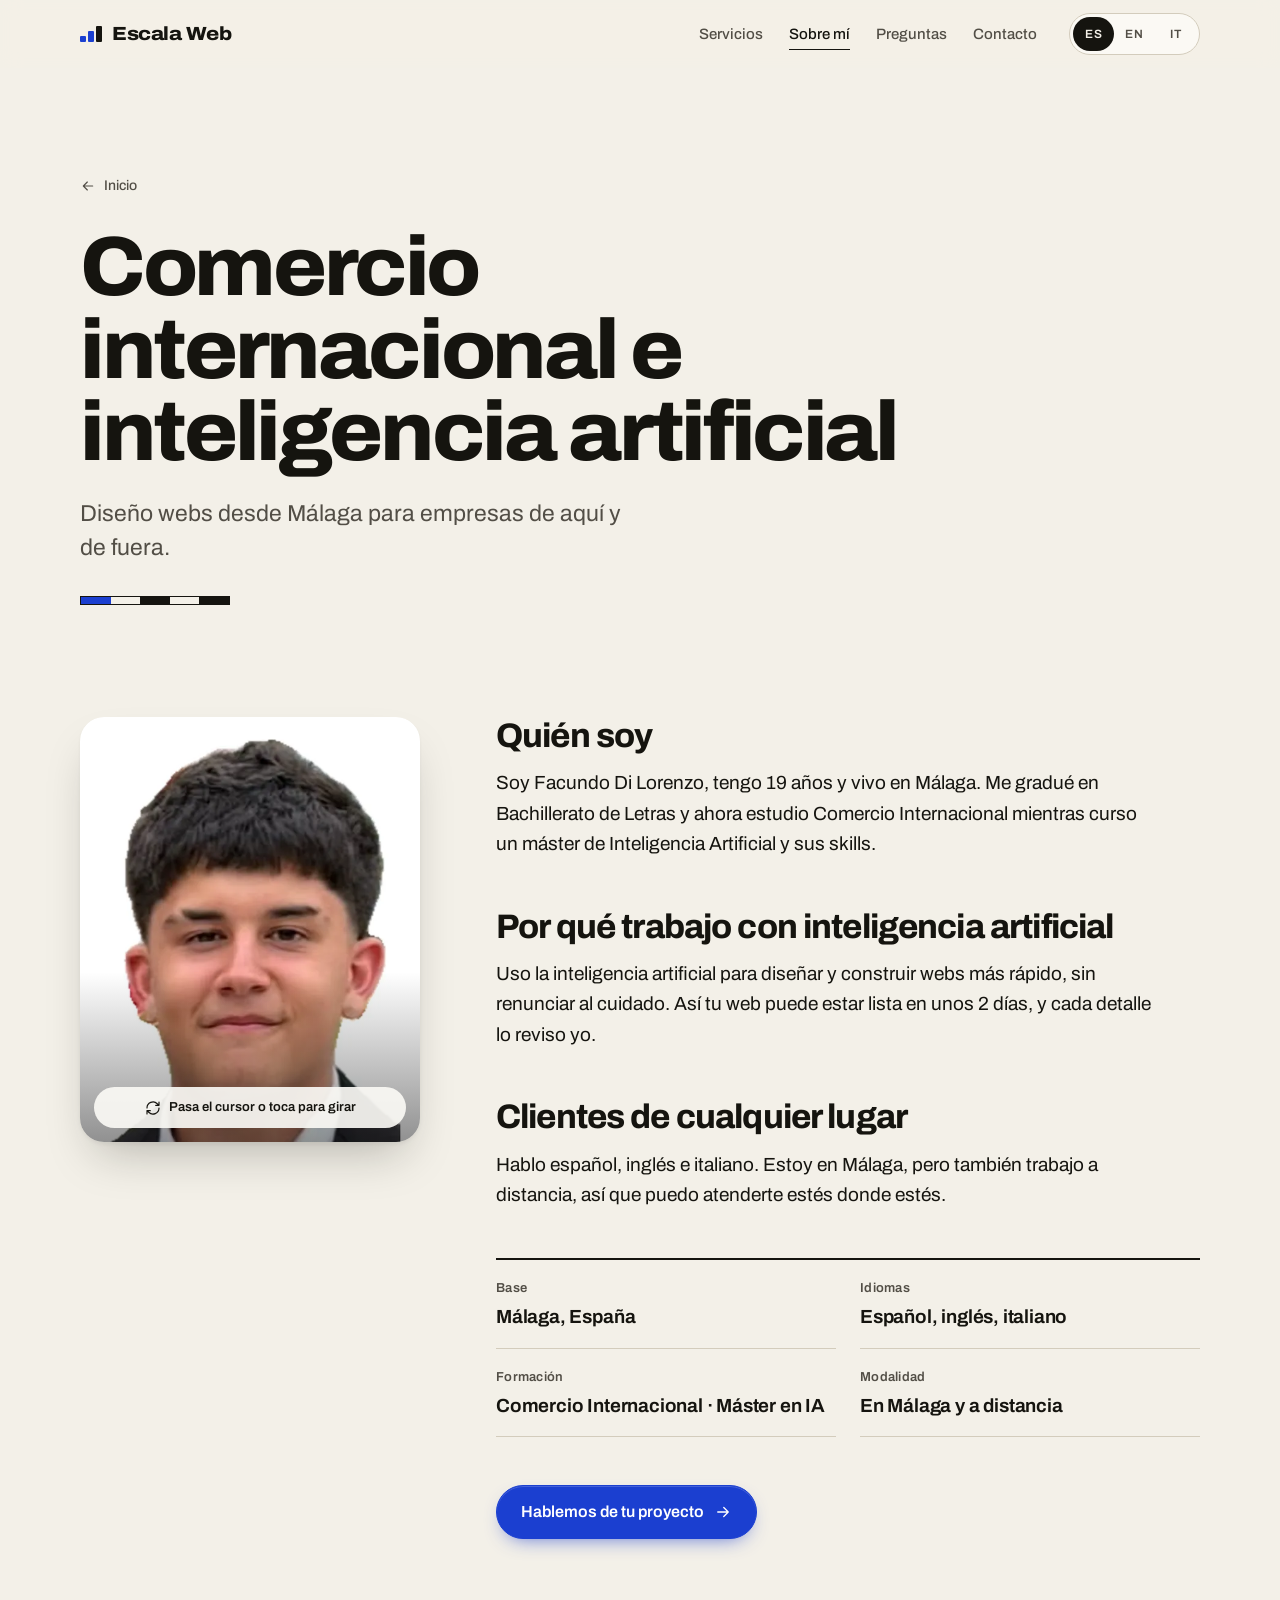
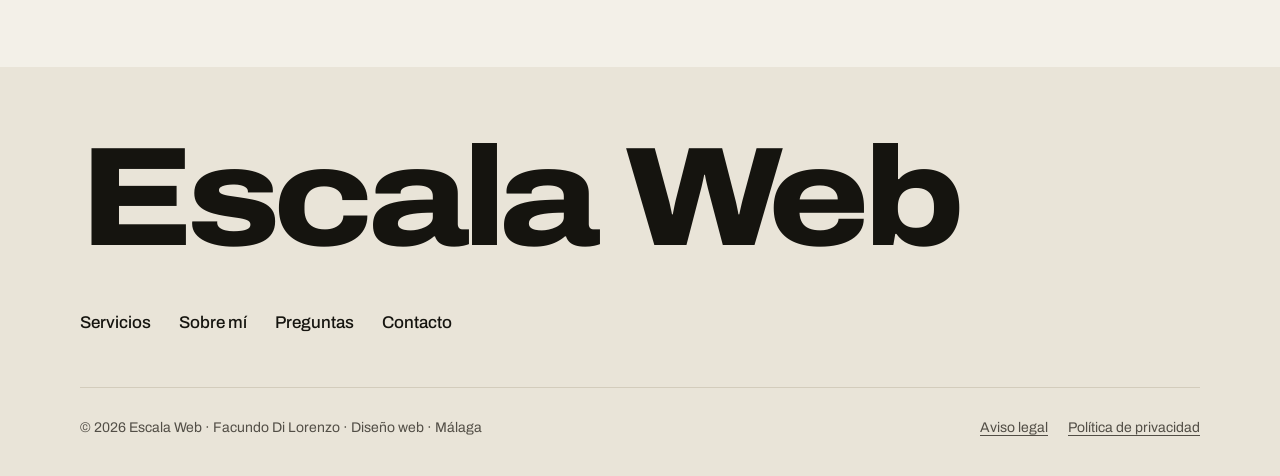
<file: sobre-mi.html>
<!doctype html>
<html lang="es">
<head>
<meta charset="utf-8">
<meta name="viewport" content="width=device-width, initial-scale=1, viewport-fit=cover">
<title>Sobre mí · Escala Web</title>
<meta name="description" content="Facundo Di Lorenzo: diseño web con inteligencia artificial desde Málaga, en español, inglés e italiano.">
<meta name="theme-color" content="#F3F0E8" media="(prefers-color-scheme: light)">
<meta name="theme-color" content="#0F1012" media="(prefers-color-scheme: dark)">
<meta name="claude:viewport-fit-sides" content="cover">
<link rel="preload" href="assets/fonts/archivo-latin.woff2" as="font" type="font/woff2" crossorigin>
<link rel="stylesheet" href="assets/styles.css">
<script>document.documentElement.classList.add('js')</script>
</head>
<body data-title="tAbout">
<a class="skip" href="#contenido" data-i18n="skip">Saltar al contenido</a>
<header class="site">
  <div class="wrap bar">
    <a class="name" href="index.html"><span class="mark" aria-hidden="true"><i></i><i></i><i></i></span>Escala Web</a>
    <nav class="main" aria-label="Principal">
      <div class="links"><a href="servicios.html" data-i18n="navServices">Servicios</a><a href="sobre-mi.html" data-i18n="navAbout" aria-current="page">Sobre mí</a><a href="preguntas-frecuentes.html" data-i18n="navFaq">Preguntas</a><a href="contacto.html" data-i18n="navContact">Contacto</a></div>
      <div class="lang" role="group" aria-label="Idioma / Language / Lingua">
        <span class="lang-ind" aria-hidden="true"></span>
        <button type="button" id="lang-es" data-lang="es" aria-pressed="true">ES</button>
        <button type="button" id="lang-en" data-lang="en" aria-pressed="false">EN</button>
        <button type="button" id="lang-it" data-lang="it" aria-pressed="false">IT</button>
      </div>
      <button type="button" class="menu-btn" id="menu-btn" aria-expanded="false" aria-controls="menu-panel"><span class="burger" aria-hidden="true"><i></i><i></i></span><span data-i18n="menu">Menú</span></button>
    </nav>
  </div>
  <div class="menu-panel" id="menu-panel"><ul class="wrap"><li><a href="servicios.html" style="--i:0"><span data-i18n="navServices">Servicios</span><svg class="ico ico-arrow" viewBox="0 0 24 24" aria-hidden="true"><path d="M5 12h14M13 6l6 6-6 6"/></svg></a></li><li><a href="sobre-mi.html" style="--i:1" aria-current="page"><span data-i18n="navAbout">Sobre mí</span><svg class="ico ico-arrow" viewBox="0 0 24 24" aria-hidden="true"><path d="M5 12h14M13 6l6 6-6 6"/></svg></a></li><li><a href="preguntas-frecuentes.html" style="--i:2"><span data-i18n="navFaq">Preguntas</span><svg class="ico ico-arrow" viewBox="0 0 24 24" aria-hidden="true"><path d="M5 12h14M13 6l6 6-6 6"/></svg></a></li><li><a href="contacto.html" style="--i:3"><span data-i18n="navContact">Contacto</span><svg class="ico ico-arrow" viewBox="0 0 24 24" aria-hidden="true"><path d="M5 12h14M13 6l6 6-6 6"/></svg></a></li></ul></div>
</header>
<main id="contenido">

<div class="wrap page-head">
  <a class="crumb fade" href="index.html"><svg class="ico" viewBox="0 0 24 24" aria-hidden="true"><path d="M19 12H5M11 18l-6-6 6-6"/></svg><span data-i18n="home">Inicio</span></a>
  <h1><span class="ln"><span class="ln-in" data-i18n="aboutTitle">Comercio internacional e inteligencia artificial</span></span></h1>
  <p class="lead fade d1" data-i18n="aboutLead">Diseño webs desde Málaga para empresas de aquí y de fuera.</p>
  <div class="scalebar draw" aria-hidden="true"><div><div class="sb"><i></i><i></i><i></i><i></i><i></i></div></div></div>
</div>
  <div class="wrap about-grid">
    <div class="flip-slot" data-rv>
      <button type="button" class="flip" id="flip-card" aria-pressed="false" data-i18n-label="flipLabel" aria-label="Girar la tarjeta para ver más sobre Facundo">
        <span class="flip-inner">
          <span class="flip-face flip-front">
            <img src="assets/facundo.webp" alt="Facundo Di Lorenzo" width="560" height="700">
            <span class="flip-hint"><svg class="ico" viewBox="0 0 24 24" aria-hidden="true"><path d="M3 12a9 9 0 0 1 15.4-6.4L21 8M21 3v5h-5M21 12a9 9 0 0 1-15.4 6.4L3 16M3 21v-5h5"/></svg><span data-i18n="flipHint">Pasa el cursor o toca para girar</span></span>
          </span>
          <span class="flip-face flip-back">
            <span class="flip-name">Facundo Di Lorenzo</span>
            <span class="flip-text" data-i18n="flipText">Soy Facundo Di Lorenzo y tengo 19 años. Soy graduado en Bachillerato de Letras y actualmente estudio Comercio Internacional y curso un máster de Inteligencia Artificial y sus skills.</span>
            <span class="flip-ask" data-i18n="flipAsk">Si necesitas algo más, pregúntame.</span>
          </span>
        </span>
      </button>
    </div>
    <div class="about-body">
      <div class="prose" data-rv><h2 data-i18n="bioTitle">Quién soy</h2><p data-i18n="bio1">Soy Facundo Di Lorenzo, tengo 19 años y vivo en Málaga. Me gradué en Bachillerato de Letras y ahora estudio Comercio Internacional mientras curso un máster de Inteligencia Artificial y sus skills.</p></div>
      <div class="prose" data-rv><h2 data-i18n="whyTitle">Por qué trabajo con inteligencia artificial</h2><p data-i18n="why1">Uso la inteligencia artificial para diseñar y construir webs más rápido, sin renunciar al cuidado. Así tu web puede estar lista en unos 2 días, y cada detalle lo reviso yo.</p></div>
      <div class="prose" data-rv><h2 data-i18n="langTitle">Clientes de cualquier lugar</h2><p data-i18n="lang1">Hablo español, inglés e italiano. Estoy en Málaga, pero también trabajo a distancia, así que puedo atenderte estés donde estés.</p></div>
      <dl class="facts" data-rv>
        <div class="fact"><dt data-i18n="fBase">Base</dt><dd>Málaga, España</dd></div>
        <div class="fact"><dt data-i18n="fLang">Idiomas</dt><dd data-i18n="fLangV">Español, inglés, italiano</dd></div>
        <div class="fact"><dt data-i18n="fStudy">Formación</dt><dd data-i18n="fStudyV">Comercio Internacional · Máster en IA</dd></div>
        <div class="fact"><dt data-i18n="fRemote">Modalidad</dt><dd data-i18n="fRemoteV">En Málaga y a distancia</dd></div>
      </dl>
      <div class="actions" data-rv>
        <a class="btn solid" href="contacto.html"><span data-i18n="ctaTalk">Hablemos de tu proyecto</span><svg class="ico ico-arrow" viewBox="0 0 24 24" aria-hidden="true"><path d="M5 12h14M13 6l6 6-6 6"/></svg></a>
      </div>
    </div>
  </div>
</main>
<a class="wa-float" id="wa-float" href="https://wa.me/34663625836" target="_blank" rel="noopener" tabindex="-1"><svg class="ico" viewBox="0 0 24 24" aria-hidden="true"><path d="M4 20l1.2-4A8 8 0 1 1 8 18.8z"/></svg><span data-i18n="waBtn">Escríbeme por WhatsApp</span></a>
<footer class="site">
  <div class="wrap">
    <p class="foot-mark" aria-hidden="true" data-rv>Escala Web</p>
    <nav class="foot-nav" aria-label="Pie"><a href="servicios.html" data-i18n="navServices">Servicios</a><a href="sobre-mi.html" data-i18n="navAbout">Sobre mí</a><a href="preguntas-frecuentes.html" data-i18n="navFaq">Preguntas</a><a href="contacto.html" data-i18n="navContact">Contacto</a></nav>
    <div class="foot-row">
      <span>© 2026 Escala Web · Facundo Di Lorenzo · <span data-i18n="footer">Diseño web · Málaga</span></span>
      <span class="foot-legal"><a href="aviso-legal.html" data-i18n="legalNotice">Aviso legal</a><a href="privacidad.html" data-i18n="privacy">Política de privacidad</a></span>
    </div>
  </div>
</footer>
<script src="assets/i18n.js"></script>
<script src="assets/main.js"></script>
</body>
</html>
</file>
<file: assets/styles.css>
/* Escala Web — Mediterranean print studio: warm paper, cobalt ink, a map scale bar as signature.
   Motion: one authored entrance per page (lines rise out of a mask, the scale bar draws itself),
   blocks that rise out of a soft blur as they enter, a cobalt panel that opens to full bleed,
   a continuous cross-page transition, and quiet, fast feedback everywhere else. */

@font-face{font-family:'Archivo';font-style:normal;font-weight:400 900;font-stretch:62% 125%;font-display:swap;src:url(fonts/archivo-latin.woff2) format('woff2');unicode-range:U+0000-00FF,U+0131,U+0152-0153,U+02BB-02BC,U+02C6,U+02DA,U+02DC,U+0304,U+0308,U+0329,U+2000-206F,U+20AC,U+2122,U+2191,U+2193,U+2212,U+2215,U+FEFF,U+FFFD}
@font-face{font-family:'Archivo';font-style:normal;font-weight:400 900;font-stretch:62% 125%;font-display:swap;src:url(fonts/archivo-latin-ext.woff2) format('woff2');unicode-range:U+0100-02BA,U+02BD-02C5,U+02C7-02CC,U+02CE-02D7,U+02DD-02FF,U+0304,U+0308,U+0329,U+1D00-1DBF,U+1E00-1E9F,U+1EF2-1EFF,U+2020,U+20A0-20AB,U+20AD-20C0,U+2113,U+2C60-2C7F,U+A720-A7FF}
@font-face{font-family:'Newsreader';font-style:italic;font-weight:400;font-display:swap;src:url(fonts/newsreader-italic-latin.woff2) format('woff2');unicode-range:U+0000-00FF,U+0131,U+0152-0153,U+02BB-02BC,U+02C6,U+02DA,U+02DC,U+0304,U+0308,U+0329,U+2000-206F,U+20AC,U+2122,U+2191,U+2193,U+2212,U+2215,U+FEFF,U+FFFD}
@font-face{font-family:'Newsreader';font-style:italic;font-weight:400;font-display:swap;src:url(fonts/newsreader-italic-latin-ext.woff2) format('woff2');unicode-range:U+0100-02BA,U+02BD-02C5,U+02C7-02CC,U+02CE-02D7,U+02DD-02FF,U+0304,U+0308,U+0329,U+1D00-1DBF,U+1E00-1E9F,U+1EF2-1EFF,U+2020,U+20A0-20AB,U+20AD-20C0,U+2113,U+2C60-2C7F,U+A720-A7FF}

:root{
  --bg:#F3F0E8; --surface:#E9E4D8; --raised:#FBF9F4; --fg:#15140F; --muted:#524E46; --line:#D3CCBC;
  --accent:#1B3FD0; --accent-ink:#FFFFFF; --accent-hover:#132FA6;
  --panel:#1B3FD0; --panel-ink:#FFFFFF; --panel-soft:#D5DCF7;
  --terra:#D24E24;
  --display:'Archivo', 'Helvetica Neue', Arial, sans-serif;
  --body:'Archivo', system-ui, -apple-system, 'Segoe UI', sans-serif;
  --serif:'Newsreader', Georgia, 'Times New Roman', serif;
  --ease-out:cubic-bezier(0.23,1,0.32,1);
  --ease-expo:cubic-bezier(0.16,1,0.3,1);
  --ease-in-out:cubic-bezier(0.77,0,0.175,1);
  --shadow-sm:0 1px 2px rgb(21 20 15 / .06), 0 4px 12px -4px rgb(21 20 15 / .10);
  --shadow-lg:0 2px 4px rgb(21 20 15 / .05), 0 24px 48px -16px rgb(21 20 15 / .28);
  color-scheme:light;
}
@media (prefers-color-scheme: dark){:root:not([data-theme="light"]){
  --bg:#0F1012; --surface:#181A1E; --raised:#1D1F24; --fg:#F1EEE6; --muted:#ADA99F; --line:#2D2F35;
  --accent:#93A6FF; --accent-ink:#0A0C14; --accent-hover:#B7C3FF;
  --panel:#2440C2; --panel-ink:#F5F6FF; --panel-soft:#D3DAFA;
  --terra:#F0784F;
  --shadow-sm:0 1px 2px rgb(0 0 0 / .4), 0 4px 12px -4px rgb(0 0 0 / .5);
  --shadow-lg:0 2px 4px rgb(0 0 0 / .3), 0 24px 48px -16px rgb(0 0 0 / .7);
  color-scheme:dark}}
:root[data-theme="dark"]{
  --bg:#0F1012; --surface:#181A1E; --raised:#1D1F24; --fg:#F1EEE6; --muted:#ADA99F; --line:#2D2F35;
  --accent:#93A6FF; --accent-ink:#0A0C14; --accent-hover:#B7C3FF;
  --panel:#2440C2; --panel-ink:#F5F6FF; --panel-soft:#D3DAFA;
  --terra:#F0784F;
  --shadow-sm:0 1px 2px rgb(0 0 0 / .4), 0 4px 12px -4px rgb(0 0 0 / .5);
  --shadow-lg:0 2px 4px rgb(0 0 0 / .3), 0 24px 48px -16px rgb(0 0 0 / .7);
  color-scheme:dark}

*{box-sizing:border-box}
html{scroll-behavior:smooth;scroll-padding-top:88px;-webkit-text-size-adjust:100%;scrollbar-color:color-mix(in srgb,var(--fg) 28%,transparent) var(--bg);interpolate-size:allow-keywords}
@media (prefers-reduced-motion: reduce){html{scroll-behavior:auto}}
body{margin:0;background:var(--bg);color:var(--fg);font-family:var(--body);font-size:17px;line-height:1.6;font-variation-settings:"wdth" 100;-webkit-font-smoothing:antialiased;-moz-osx-font-smoothing:grayscale;text-rendering:optimizeLegibility;caret-color:var(--accent)}
body::before{content:"";position:fixed;inset:0 0 auto;height:env(safe-area-inset-top,0px);z-index:20;background:var(--bg)}
img{max-width:100%}
[hidden]{display:none!important}
::selection{background:var(--accent);color:var(--accent-ink)}
.wrap{max-width:1200px;margin:0 auto;padding-left:max(16px,env(safe-area-inset-left,0px));padding-right:max(16px,env(safe-area-inset-right,0px))}
@media (min-width:720px){.wrap{padding-left:max(40px,env(safe-area-inset-left,0px));padding-right:max(40px,env(safe-area-inset-right,0px))}}
a{color:var(--accent);text-underline-offset:0.2em;text-decoration-thickness:1px}
a:hover{color:var(--accent-hover)}
:focus-visible{outline:2px solid var(--accent);outline-offset:3px;border-radius:6px}
.ico{width:20px;height:20px;flex:none;fill:none;stroke:currentColor;stroke-width:1.75;stroke-linecap:round;stroke-linejoin:round}
.skip{position:absolute;left:16px;top:-60px;z-index:30;background:var(--fg);color:var(--bg);padding:12px 18px;border-radius:999px;font-weight:600;text-decoration:none;transition:top 200ms var(--ease-out)}
.skip:focus{top:12px;color:var(--bg)}
h1,h2,h3{font-family:var(--display);text-wrap:balance;margin:0}
p{text-wrap:pretty}

/* ── scale bar: the brand signature (a map's "escala") ── */
.scalebar{display:inline-flex;align-items:flex-end;gap:10px;color:var(--fg)}
.scalebar .sb{display:grid;grid-template-columns:repeat(5,1fr);width:150px;height:9px;border:1.5px solid currentColor}
.scalebar .sb i{display:block;transform-origin:left center}
.scalebar .sb i:nth-child(odd){background:currentColor}
.scalebar .sb i:nth-child(1){background:var(--accent)}
.scalebar .ticks{display:flex;justify-content:space-between;width:150px;font:600 11px/1 var(--body);letter-spacing:.06em;font-variant-numeric:tabular-nums;color:var(--muted);margin-top:6px}
.scalebar .unit{font:600 11px/1 var(--body);letter-spacing:.12em;text-transform:uppercase;color:var(--muted);padding-bottom:1px}

/* ── header ── */
header.site{position:sticky;top:env(safe-area-inset-top,0px);z-index:10;background:color-mix(in srgb,var(--bg) 92%,transparent);-webkit-backdrop-filter:saturate(1.4) blur(10px);backdrop-filter:saturate(1.4) blur(10px);box-shadow:0 1px 0 transparent;transition:box-shadow 200ms ease;view-transition-name:site-header}
header.site[data-scrolled],header.site[data-menu-open]{box-shadow:0 1px 0 var(--line)}
.bar{display:flex;align-items:center;justify-content:space-between;gap:16px;min-height:68px;padding-block:10px}
.name{display:inline-flex;white-space:nowrap;flex:none;align-items:center;gap:10px;font-family:var(--display);font-weight:800;font-variation-settings:"wdth" 112;font-size:19px;letter-spacing:-0.02em;color:var(--fg);text-decoration:none}
.name:hover{color:var(--fg)}
.mark{display:grid;grid-template-columns:repeat(3,6px);align-items:end;gap:2px;height:16px}
.mark i{display:block;background:var(--accent);border-radius:1px}
.mark i:nth-child(1){height:6px}.mark i:nth-child(2){height:11px}.mark i:nth-child(3){height:16px;background:var(--fg)}
nav.main{display:flex;align-items:center;gap:20px}
nav.main .links{display:flex;gap:2px}
nav.main .links a{position:relative;color:var(--muted);text-decoration:none;font-size:15px;font-weight:500;padding:8px 12px;border-radius:999px;transition:color 150ms ease}
nav.main .links a::after{content:"";position:absolute;left:12px;right:12px;bottom:4px;height:1.5px;background:currentColor;transform:scaleX(0);transform-origin:left;transition:transform 300ms var(--ease-out)}
nav.main .links a:hover,nav.main .links a[aria-current]{color:var(--fg)}
nav.main .links a[aria-current]::after{transform:scaleX(1)}
@media (hover:hover) and (pointer:fine){nav.main .links a:hover::after{transform:scaleX(1)}}
.lang{position:relative;display:grid;grid-template-columns:repeat(3,1fr);border:1px solid var(--line);border-radius:999px;padding:3px;background:var(--raised)}
.lang-ind{position:absolute;top:3px;bottom:3px;left:3px;width:calc((100% - 6px) / 3);border-radius:999px;background:var(--fg);transition:transform 320ms var(--ease-out)}
.lang:has(#lang-en[aria-pressed="true"]) .lang-ind{transform:translateX(100%)}
.lang:has(#lang-it[aria-pressed="true"]) .lang-ind{transform:translateX(200%)}
.lang button{position:relative;z-index:1;font:600 12px/1 var(--body);letter-spacing:0.08em;background:none;border:0;color:var(--muted);padding:8px 11px;border-radius:999px;cursor:pointer;min-height:34px;min-width:40px;transition:color 200ms ease}
.lang button:hover{color:var(--fg)}
.lang button[aria-pressed="true"]{color:var(--bg)}

/* mobile menu */
.menu-btn{display:none;align-items:center;gap:8px;min-height:40px;padding:0 14px 0 12px;border:1px solid var(--line);border-radius:999px;background:var(--raised);color:var(--fg);font:600 14px/1 var(--body);cursor:pointer;-webkit-tap-highlight-color:transparent;transition:transform 160ms var(--ease-out),border-color 150ms ease}
.menu-btn:active{transform:scale(0.96)}
.menu-btn .burger{position:relative;width:16px;height:10px}
.menu-btn .burger i{position:absolute;left:0;right:0;height:1.75px;border-radius:2px;background:currentColor;transition:transform 300ms var(--ease-out),top 300ms var(--ease-out)}
.menu-btn .burger i:nth-child(1){top:1px}.menu-btn .burger i:nth-child(2){top:7px}
.menu-btn[aria-expanded="true"] .burger i:nth-child(1){top:4px;transform:rotate(45deg)}
.menu-btn[aria-expanded="true"] .burger i:nth-child(2){top:4px;transform:rotate(-45deg)}
.menu-panel{position:absolute;left:0;right:0;top:100%;background:var(--bg);border-bottom:1px solid var(--line);box-shadow:0 24px 32px -24px rgb(21 20 15 / .35);clip-path:inset(0 0 100% 0);visibility:hidden;transition:clip-path 260ms var(--ease-out),visibility 0s linear 260ms}
.menu-panel[data-open]{clip-path:inset(0 0 -40px 0);visibility:visible;transition:clip-path 420ms var(--ease-expo),visibility 0s}
.menu-panel ul{list-style:none;margin:0 auto;padding-block:8px 24px}
.menu-panel li a{display:flex;align-items:center;justify-content:space-between;padding:14px 0;border-bottom:1px solid var(--line);font-family:var(--display);font-weight:700;font-size:26px;letter-spacing:-0.025em;color:var(--fg);text-decoration:none;opacity:0;transform:translateY(-8px);transition:opacity 200ms ease,transform 300ms var(--ease-out)}
.menu-panel li a .ico{color:var(--muted)}
.menu-panel li a[aria-current]{color:var(--accent)}
.menu-panel[data-open] li a{opacity:1;transform:none;transition-delay:calc(var(--i) * 45ms + 60ms)}
@media (max-width:820px){nav.main .links{display:none}.menu-btn{display:inline-flex}nav.main{gap:8px}}
@media (max-width:420px){.menu-btn > span[data-i18n]{display:none}.menu-btn{width:42px;padding:0;justify-content:center}}
@media (min-width:821px){.menu-panel{display:none}}

/* ── buttons ── */
.btn{position:relative;display:inline-flex;align-items:center;justify-content:center;gap:10px;min-height:54px;padding:0 24px;border-radius:999px;font:600 16px/1 var(--body);text-decoration:none;border:1.5px solid var(--accent);cursor:pointer;-webkit-tap-highlight-color:transparent;transition:background-color 180ms ease,color 180ms ease,border-color 180ms ease,box-shadow 220ms ease,transform 160ms var(--ease-out)}
.btn:active{transform:scale(0.97)}
.btn .ico{width:18px;height:18px;transition:transform 260ms var(--ease-out)}
.btn.solid{background:var(--accent);color:var(--accent-ink);box-shadow:inset 0 1px 0 rgb(255 255 255 / .18),0 8px 20px -10px color-mix(in srgb,var(--accent) 80%,transparent)}
.btn.solid:hover{background:var(--accent-hover);border-color:var(--accent-hover);color:var(--accent-ink)}
.btn.ghost{background:none;color:var(--fg);border-color:var(--line)}
.btn.ghost:hover{color:var(--fg);border-color:var(--fg)}
.btn.light{background:var(--panel-ink);color:var(--panel);border-color:var(--panel-ink);box-shadow:0 10px 24px -12px rgb(0 0 0 / .45)}
.btn.light:hover{background:color-mix(in srgb,var(--panel-ink) 88%,var(--panel));color:var(--panel)}
.btn.outline-light{background:none;color:var(--panel-ink);border-color:color-mix(in srgb,var(--panel-ink) 45%,transparent)}
.btn.outline-light:hover{color:var(--panel-ink);border-color:var(--panel-ink)}
.actions{display:flex;gap:12px;flex-wrap:wrap}
.more{display:inline-flex;align-items:center;gap:8px;min-height:44px;font-weight:600;text-decoration:none}
.more .ico{width:18px;height:18px;transition:transform 260ms var(--ease-out)}
@media (hover:hover) and (pointer:fine){.btn:hover .ico-arrow,.more:hover .ico{transform:translateX(3px)}.btn:hover .ico-down{transform:translateY(2px)}}

/* ── home hero ── */
.hero{padding-block:clamp(48px,9vw,120px) clamp(56px,8vw,104px);display:grid;gap:clamp(32px,4vw,48px)}
.hero h1{font-size:clamp(44px,8.6vw,96px);line-height:0.96;letter-spacing:-0.04em;font-weight:800;font-variation-settings:"wdth" 104}
.ln{display:block;overflow:hidden;padding-bottom:0.08em;margin-bottom:-0.08em}
.ln-in{display:block}
.ln-serif .ln-in{font-family:var(--serif);font-style:italic;font-weight:400;font-variation-settings:normal;letter-spacing:-0.02em;font-size:1.1em;line-height:0.95;color:var(--accent)}
.hero-foot{display:grid;gap:32px;align-items:end}
@media (min-width:900px){.hero-foot{grid-template-columns:minmax(0,7fr) minmax(0,5fr)}}
.hero-sub{font-size:clamp(19px,2vw,23px);color:var(--muted);max-width:30ch;margin:0 0 28px;line-height:1.4}
.hero-meta{display:flex;flex-direction:column;gap:14px;align-items:flex-start}
@media (min-width:900px){.hero-meta{align-items:flex-end;text-align:right}}
.hero-meta p{margin:0;font-size:14px;font-weight:500;color:var(--muted);letter-spacing:0.01em}
.hero-meta p span{color:var(--fg);font-weight:600}

/* ── subpage header ── */
.page-head{padding-block:clamp(48px,8vw,104px) clamp(40px,6vw,72px);display:grid;gap:24px}
.page-head h1{font-size:clamp(42px,7.2vw,84px);line-height:0.98;letter-spacing:-0.04em;font-weight:800;font-variation-settings:"wdth" 104;max-width:16ch}
.page-head .lead{margin:0;font-size:clamp(19px,2vw,23px);line-height:1.45;color:var(--muted);max-width:44ch}
.page-head .scalebar{margin-top:8px}
.crumb{display:inline-flex;align-items:center;gap:8px;font-size:14px;font-weight:500;color:var(--muted);text-decoration:none;align-self:start;justify-self:start;min-height:32px}
.crumb:hover{color:var(--fg)}
.crumb .ico{width:16px;height:16px}

/* ── sections ── */
section{position:relative}
.ruled::before{content:"";position:absolute;top:0;left:50%;width:min(100% - 32px,1120px);transform:translateX(-50%);height:1px;background:var(--line)}
@media (min-width:720px){.ruled::before{width:min(100% - 80px,1120px)}}
.section{padding-block:clamp(72px,10vw,128px);display:grid;grid-template-columns:minmax(0,1fr);grid-template-areas:"head" "content";column-gap:64px;row-gap:clamp(32px,4vw,48px)}
@media (min-width:900px){.section{grid-template-columns:minmax(0,3fr) minmax(0,9fr);grid-template-areas:"label head" "label content"}}
.sec-label{grid-area:label;display:none;margin:0;align-self:start;position:sticky;top:96px;font-size:13px;font-weight:600;letter-spacing:0.02em;color:var(--muted);align-items:center;gap:10px}
.sec-label::before{content:"";width:8px;height:8px;background:var(--terra);flex:none}
@media (min-width:900px){.sec-label{display:flex}}
.section > h2{grid-area:head;font-size:clamp(36px,5.2vw,64px);line-height:1;letter-spacing:-0.035em;font-weight:750;font-variation-settings:"wdth" 100;max-width:16ch}
.sec-content{grid-area:content;min-width:0;display:flex;flex-direction:column;gap:28px;align-items:flex-start}
.sec-content > *{max-width:100%}
.prose{font-size:clamp(17px,1.6vw,19px);max-width:60ch}
.prose p{margin:0 0 1em}
.prose p:last-child{margin-bottom:0}

/* ── services list (home) ── */
.services{list-style:none;margin:0;padding:0;border-bottom:1px solid var(--line);width:100%}
.service{display:grid;grid-template-columns:auto minmax(0,1fr);column-gap:20px;row-gap:6px;padding:28px 0;border-top:1px solid var(--line)}
.service .ico{width:24px;height:24px;margin-top:4px;color:var(--accent);grid-row:span 2}
.service h3{font-size:clamp(22px,2.4vw,28px);font-weight:700;letter-spacing:-0.02em;line-height:1.15}
.service p{margin:0;color:var(--muted);font-size:17px;max-width:46ch}
@media (min-width:720px){
  .service{grid-template-columns:auto minmax(0,5fr) minmax(0,6fr);column-gap:24px;align-items:baseline;padding:32px 0}
  .service .ico{grid-row:auto;align-self:start;margin-top:6px}
}
.note{margin:0;font-size:17px;color:var(--fg);max-width:52ch;display:flex;gap:12px;align-items:flex-start}
.note .ico{color:var(--terra);margin-top:3px}

/* ── services detail page ── */
.svc{padding-block:clamp(56px,7vw,88px);display:grid;gap:28px}
@media (min-width:900px){.svc{grid-template-columns:minmax(0,3fr) minmax(0,9fr);column-gap:64px}}
.svc-icon{display:flex;align-items:center;gap:12px;align-self:start;color:var(--muted);font-size:13px;font-weight:600;font-variant-numeric:tabular-nums}
@media (min-width:900px){.svc-icon{position:sticky;top:104px}}
.svc-icon .ico{width:28px;height:28px;color:var(--accent)}
.svc-main{display:grid;gap:24px;min-width:0}
.svc-main h2{font-size:clamp(32px,4.4vw,52px);line-height:1.02;letter-spacing:-0.035em;font-weight:750}
.svc-main .what{margin:0;font-size:clamp(19px,1.9vw,22px);line-height:1.45;max-width:46ch}
.svc-cols{display:grid;gap:24px}
@media (min-width:720px){.svc-cols{grid-template-columns:minmax(0,5fr) minmax(0,7fr);gap:40px}}
.svc-cols h3{font-size:13px;font-weight:600;letter-spacing:0.02em;color:var(--muted);font-family:var(--body);margin-bottom:10px}
.svc-cols p{margin:0;max-width:40ch}
.checks{list-style:none;margin:0;padding:0;display:grid;gap:10px}
.checks li{display:flex;gap:12px;align-items:flex-start}
.checks .ico{width:18px;height:18px;margin-top:4px;color:var(--accent)}
.steps{position:relative;list-style:none;margin:0;padding:0;display:grid;counter-reset:step;width:100%}
.steps li{position:relative;counter-increment:step;display:grid;grid-template-columns:36px minmax(0,1fr);column-gap:20px;row-gap:4px;padding:0 0 28px}
.steps li:not(:last-child)::after{content:"";position:absolute;left:17.5px;top:40px;bottom:4px;width:1px;background:var(--line)}
.steps li::before{content:counter(step);grid-row:span 2;display:grid;place-items:center;width:36px;height:36px;border-radius:50%;background:var(--accent);color:var(--accent-ink);font:700 15px/1 var(--body);font-variant-numeric:tabular-nums}
.steps strong{font-family:var(--display);font-size:clamp(20px,2vw,24px);letter-spacing:-0.02em;line-height:1.2;padding-top:5px}
.steps span{color:var(--muted);font-size:17px;line-height:1.5;max-width:52ch}
@media (min-width:720px){.steps li{grid-template-columns:36px minmax(0,5fr) minmax(0,7fr);align-items:baseline}.steps li::before{grid-row:auto;align-self:start}.steps span{padding-top:7px}}

/* ── about teaser (home) ── */
.teaser{display:grid;gap:clamp(28px,4vw,48px);align-items:center}
@media (min-width:720px){.teaser{grid-template-columns:minmax(0,4fr) minmax(0,7fr)}}
.portrait{width:100%;max-width:340px;aspect-ratio:4/5;border-radius:24px;overflow:hidden;box-shadow:var(--shadow-lg);background:var(--surface)}
.portrait img{display:block;width:100%;height:100%;object-fit:cover}
.teaser-body{display:flex;flex-direction:column;gap:20px;align-items:flex-start}
.teaser-body p{margin:0;font-size:clamp(18px,1.8vw,21px);line-height:1.5;max-width:42ch}

/* ── FAQ accordion ── */
.faq{width:100%;border-top:1px solid var(--line)}
.faq details{border-bottom:1px solid var(--line)}
.faq summary{display:flex;justify-content:space-between;align-items:center;gap:20px;padding:24px 0;cursor:pointer;list-style:none;font-family:var(--display);font-weight:650;font-size:clamp(19px,2vw,23px);letter-spacing:-0.015em;line-height:1.3;-webkit-tap-highlight-color:transparent;transition:color 150ms ease}
.faq summary::-webkit-details-marker{display:none}
.faq summary:hover{color:var(--accent)}
.faq summary:focus-visible{outline-offset:-2px}
.plus{position:relative;flex:none;width:32px;height:32px;border-radius:50%;border:1px solid var(--line);transition:background-color 200ms ease,border-color 200ms ease,transform 300ms var(--ease-out)}
.plus::before,.plus::after{content:"";position:absolute;left:50%;top:50%;width:12px;height:1.75px;margin:-0.875px 0 0 -6px;border-radius:2px;background:currentColor;transition:transform 300ms var(--ease-out)}
.plus::after{transform:rotate(90deg)}
.faq details[open] .plus{transform:rotate(45deg);background:var(--fg);border-color:var(--fg);color:var(--bg)}
.faq .answer{padding:0 56px 26px 0;color:var(--muted);font-size:17px;max-width:64ch}
.faq .answer p{margin:0}
.faq details::details-content{block-size:0;overflow:hidden;opacity:0;transition:block-size 380ms var(--ease-out),opacity 240ms ease,content-visibility 380ms allow-discrete}
.faq details[open]::details-content{block-size:auto;opacity:1}

/* ── cobalt panel ── */
.project-slide{background:var(--panel);color:var(--panel-ink)}
.slide{min-height:min(80vh,800px);padding-block:clamp(80px,11vw,140px);display:grid;align-content:center;gap:clamp(28px,3vw,40px)}
.project-slide h2,.project-slide h1{color:var(--panel-ink);font-size:clamp(44px,7.4vw,96px);line-height:0.95;letter-spacing:-0.04em;font-weight:800;font-variation-settings:"wdth" 104;max-width:12ch}
.slide-intro{margin:0;font-size:clamp(19px,2vw,23px);max-width:40ch;color:var(--panel-soft);line-height:1.45}
.asks{list-style:none;margin:0;padding:0;display:grid;grid-template-columns:repeat(auto-fit,minmax(min(100%,260px),1fr));gap:12px}
.asks li{display:flex;flex-direction:column;gap:10px;padding:24px;border-radius:20px;background:color-mix(in srgb,var(--panel-ink) 9%,transparent);box-shadow:inset 0 0 0 1px color-mix(in srgb,var(--panel-ink) 16%,transparent);min-width:0}
.asks strong{font-family:var(--display);font-weight:700;font-size:clamp(22px,2.2vw,26px);letter-spacing:-0.02em;line-height:1.15}
.asks span{color:var(--panel-soft);line-height:1.5}
.slide-end{display:flex;flex-wrap:wrap;gap:20px 32px;align-items:center;justify-content:space-between;padding-top:8px}
.slide-outro{margin:0;font-family:var(--serif);font-style:italic;font-size:clamp(24px,2.6vw,32px);line-height:1.2;max-width:28ch}
.project-slide :focus-visible{outline-color:var(--panel-ink)}
.project-slide ::selection{background:var(--panel-ink);color:var(--panel)}
.project-slide .crumb{color:var(--panel-soft)}
.project-slide .crumb:hover{color:var(--panel-ink)}
.contact-hero .slide{min-height:0;padding-block:clamp(48px,8vw,104px) clamp(64px,9vw,112px)}

/* ── about page ── */
.about-grid{display:grid;gap:clamp(32px,5vw,64px);padding-block:clamp(24px,4vw,40px) clamp(72px,10vw,128px)}
@media (min-width:900px){.about-grid{grid-template-columns:minmax(0,4fr) minmax(0,8fr);align-items:start}}
.flip-slot{display:flex;flex-direction:column;gap:12px}
@media (min-width:900px){.flip-slot{position:sticky;top:96px}}
.flip{display:block;width:min(100%,340px);aspect-ratio:4/5;padding:0;border:0;background:none;cursor:pointer;perspective:1400px;font:inherit;color:inherit;text-align:left;border-radius:24px;-webkit-tap-highlight-color:transparent;transition:transform 160ms var(--ease-out)}
.flip:active{transform:scale(0.98)}
.flip-inner{position:relative;display:block;width:100%;height:100%;transition:transform 720ms var(--ease-in-out);transform-style:preserve-3d}
.flip[aria-pressed="true"] .flip-inner{transform:rotateY(180deg)}
@media (hover:hover) and (pointer:fine){.flip:hover .flip-inner{transform:rotateY(180deg)}}
.flip-face{position:absolute;inset:0;border-radius:24px;overflow:hidden;backface-visibility:hidden;-webkit-backface-visibility:hidden;display:flex;flex-direction:column;box-shadow:var(--shadow-lg)}
.flip-front{background:var(--surface)}
.flip-front img{position:absolute;inset:0;width:100%;height:100%;object-fit:cover}
.flip-front::after{content:"";position:absolute;inset:auto 0 0;height:40%;background:linear-gradient(to top,rgb(10 10 10 / .45),transparent);pointer-events:none}
.flip-hint{position:absolute;z-index:1;left:14px;right:14px;bottom:14px;display:flex;align-items:center;justify-content:center;gap:8px;font-size:13px;font-weight:600;padding:10px 14px;border-radius:999px;background:rgb(250 249 245 / .92);color:#15140F;-webkit-backdrop-filter:blur(8px);backdrop-filter:blur(8px)}
.flip-hint .ico{width:16px;height:16px}
.flip-back{transform:rotateY(180deg);background:var(--panel);color:var(--panel-ink);padding:28px 24px;justify-content:safe center;gap:12px;overflow-y:auto}
.flip-name{font-family:var(--display);font-weight:800;font-size:24px;line-height:1.05;letter-spacing:-0.025em}
.flip-text{font-size:15px;line-height:1.5;color:var(--panel-soft)}
.flip-ask{font-family:var(--serif);font-style:italic;font-size:21px;line-height:1.25;padding-top:12px;border-top:1px solid color-mix(in srgb,var(--panel-ink) 30%,transparent)}
.about-body{display:flex;flex-direction:column;gap:clamp(32px,4vw,48px);min-width:0}
.about-body h2{font-size:clamp(26px,3vw,34px);letter-spacing:-0.025em;font-weight:750;line-height:1.1;margin-bottom:14px}
.facts{display:grid;grid-template-columns:repeat(auto-fit,minmax(min(100%,240px),1fr));gap:0 24px;margin:0;border-top:2px solid var(--fg);width:100%}
.fact{padding:18px 0;border-bottom:1px solid var(--line);display:flex;flex-direction:column;gap:6px}
.fact dt{font-size:13px;font-weight:600;letter-spacing:0.02em;color:var(--muted)}
.fact dd{margin:0;font-family:var(--display);font-weight:650;font-size:19px;letter-spacing:-0.01em;line-height:1.3}

/* ── contact rows ── */
.contact-list{display:flex;flex-direction:column;min-width:0;width:100%}
.contact-row{display:flex;align-items:center;justify-content:space-between;gap:16px;flex-wrap:wrap;padding:22px 0;border-bottom:1px solid var(--line)}
.contact-row:first-child{border-top:1px solid var(--line)}
.contact-row > div{min-width:0}
.contact-row .lbl{font-size:13px;font-weight:600;letter-spacing:0.02em;color:var(--muted);display:block;margin-bottom:6px}
.contact-row .val{font-family:var(--display);font-weight:700;font-size:clamp(21px,2.8vw,30px);letter-spacing:-0.02em;line-height:1.15;user-select:all;overflow-wrap:anywhere;font-variant-numeric:tabular-nums}
.copy{position:relative;display:inline-flex;align-items:center;gap:8px;font:600 14px/1 var(--body);background:none;color:var(--fg);border:1px solid var(--line);border-radius:999px;min-height:44px;padding:0 16px 0 14px;cursor:pointer;-webkit-tap-highlight-color:transparent;transition:background-color 180ms ease,border-color 180ms ease,color 180ms ease,transform 160ms var(--ease-out)}
.copy:hover{border-color:var(--fg)}
.copy:active{transform:scale(0.96)}
.copy-ico{position:relative;width:16px;height:16px}
.copy-ico .ico{position:absolute;inset:0;width:16px;height:16px;transition:opacity 200ms ease,transform 260ms var(--ease-out),filter 200ms ease}
.copy .i-check{opacity:0;transform:scale(0.4);filter:blur(4px)}
.copy[data-state="copied"]{background:var(--fg);border-color:var(--fg);color:var(--bg)}
.copy[data-state="copied"] .i-copy{opacity:0;transform:scale(0.4);filter:blur(4px)}
.copy[data-state="copied"] .i-check{opacity:1;transform:none;filter:none}
.contact-place{display:flex;align-items:center;gap:10px;color:var(--muted);font-size:15px;margin:0}
.contact-place .ico{width:18px;height:18px;color:var(--terra)}

/* ── legal pages ── */
.legal{padding-block:0 clamp(72px,10vw,128px)}
.legal-body{max-width:68ch;font-size:17px}
.legal-body h2{font-size:clamp(22px,2.4vw,26px);letter-spacing:-0.02em;font-weight:700;margin:40px 0 12px}
.legal-body h2:first-child{margin-top:0}
.legal-body p,.legal-body ul{margin:0 0 1em;color:var(--fg)}
.legal-body ul{padding-left:1.2em}
.legal-body li{margin-bottom:6px}
.legal-body .meta{color:var(--muted);font-size:15px}
.legal-table{margin:0 0 1.5em;display:grid;grid-template-columns:max-content minmax(0,1fr);gap:10px 24px;padding:20px 0;border-block:1px solid var(--line)}
.legal-table dt{font-size:14px;font-weight:600;color:var(--muted)}
.legal-table dd{margin:0;overflow-wrap:anywhere}
@media (max-width:520px){.legal-table{grid-template-columns:1fr;gap:2px}.legal-table dd{margin-bottom:10px}}

/* ── floating WhatsApp (mobile only) ── */
.wa-float{position:fixed;z-index:15;left:50%;bottom:calc(16px + env(safe-area-inset-bottom,0px));display:none;align-items:center;gap:10px;min-height:52px;padding:0 22px;border-radius:999px;background:var(--fg);color:var(--bg);font:600 15px/1 var(--body);text-decoration:none;white-space:nowrap;box-shadow:0 4px 8px rgb(0 0 0 / .12),0 16px 32px -12px rgb(0 0 0 / .45);transform:translate(-50%,160%);visibility:hidden;transition:transform 220ms var(--ease-out),visibility 0s linear 220ms;view-transition-name:wa-float}
.wa-float:hover{color:var(--bg)}
.wa-float .ico{width:18px;height:18px}
.wa-float[data-show]{transform:translate(-50%,0);visibility:visible;transition:transform 480ms var(--ease-expo),visibility 0s}
.wa-float[data-show]:active{transform:translate(-50%,0) scale(0.97);transition-duration:160ms}
@media (max-width:719px){.wa-float{display:inline-flex}}

/* ── footer ── */
footer.site{background:var(--surface)}
footer.site .wrap{padding-block:clamp(48px,6vw,72px) calc(32px + env(safe-area-inset-bottom,0px));display:grid;gap:clamp(32px,4vw,48px)}
.foot-mark{font-family:var(--display);font-weight:800;font-variation-settings:"wdth" 116;font-size:clamp(48px,11vw,144px);line-height:0.85;letter-spacing:-0.045em;margin:0;color:var(--fg)}
.foot-nav{display:flex;flex-wrap:wrap;gap:8px 28px}
.foot-nav a{color:var(--fg);text-decoration:none;font-weight:500;min-height:32px;display:inline-flex;align-items:center}
.foot-nav a:hover{color:var(--accent)}
.foot-row{display:flex;justify-content:space-between;align-items:center;gap:16px 24px;flex-wrap:wrap;color:var(--muted);font-size:14px;padding-top:24px;border-top:1px solid var(--line)}
.foot-legal{display:flex;gap:20px;flex-wrap:wrap}
.foot-legal a{color:var(--muted);min-height:32px;display:inline-flex;align-items:center}
.foot-legal a:hover{color:var(--fg)}
@media (max-width:719px){footer.site .wrap{padding-bottom:calc(96px + env(safe-area-inset-bottom,0px))}}

/* ── 404 ── */
.notfound{min-height:60vh;align-content:center}

/* ── reveal: blocks rise out of a soft blur as they enter the viewport ── */
html.js [data-rv]:not(.in){opacity:0}

/* ── motion ── */
@media (prefers-reduced-motion: no-preference){
  /* the entrance: headline lines rise from a mask, the scale bar draws itself */
  .hero .ln-in,.page-head h1 .ln-in{animation:rise 1100ms var(--ease-expo) both}
  .hero .ln:nth-child(2) .ln-in{animation-delay:110ms}
  .scalebar.draw .sb i{animation:draw 520ms var(--ease-out) both}
  .scalebar.draw .sb i:nth-child(1){animation-delay:500ms}
  .scalebar.draw .sb i:nth-child(2){animation-delay:570ms}
  .scalebar.draw .sb i:nth-child(3){animation-delay:640ms}
  .scalebar.draw .sb i:nth-child(4){animation-delay:710ms}
  .scalebar.draw .sb i:nth-child(5){animation-delay:780ms}
  .fade{animation:fadeUp 800ms var(--ease-expo) both}
  .fade.d1{animation-delay:300ms}.fade.d2{animation-delay:420ms}.fade.d3{animation-delay:540ms}
  .mark i{animation:grow 600ms var(--ease-expo) both;transform-origin:bottom}
  .mark i:nth-child(2){animation-delay:80ms}.mark i:nth-child(3){animation-delay:160ms}
  @keyframes rise{from{transform:translateY(108%);filter:blur(8px)}to{transform:none;filter:none}}
  @keyframes draw{from{transform:scaleX(0)}to{transform:none}}
  @keyframes fadeUp{from{opacity:0;transform:translateY(12px)}to{opacity:1;transform:none}}
  @keyframes grow{from{transform:scaleY(0.2)}to{transform:none}}

  html.js [data-rv].in{animation:rv 900ms var(--ease-expo) var(--d,0ms) backwards}
  html.js h2[data-rv].in,html.js .foot-mark[data-rv].in{animation:rvHead 1000ms var(--ease-expo) var(--d,0ms) backwards}
  @keyframes rv{from{opacity:0;transform:translateY(18px);filter:blur(6px)}to{opacity:1;transform:none;filter:none}}
  @keyframes rvHead{from{opacity:0;transform:translateY(32px);filter:blur(10px);clip-path:inset(0 0 100% 0)}to{opacity:1;transform:none;filter:none;clip-path:inset(0 0 -20% 0)}}

  /* the cobalt panel opens to full bleed as it scrolls in */
  @supports (animation-timeline: view()){
    .project-slide.opens{animation:open linear both;animation-timeline:view();animation-range:entry 0% entry 70%}
    @keyframes open{from{clip-path:inset(0 clamp(12px,4vw,48px) round 40px)}to{clip-path:inset(0 0 round 0)}}
  }

  /* cross-page transition: the header stays, the page underneath fades and settles */
  @view-transition{navigation:auto}
  ::view-transition-old(root){animation:vtOut 180ms ease-out both}
  ::view-transition-new(root){animation:vtIn 420ms var(--ease-expo) both}
  ::view-transition-group(site-header),::view-transition-group(wa-float){animation-duration:0s}
  @keyframes vtOut{to{opacity:0;transform:translateY(-8px)}}
  @keyframes vtIn{from{opacity:0;transform:translateY(16px)}}
}
@media (prefers-reduced-motion: reduce){
  .fade,.hero .ln-in,.page-head h1 .ln-in{animation:fadeIn 400ms ease both}
  html.js [data-rv].in{animation:fadeIn 500ms ease var(--d,0ms) backwards}
  @keyframes fadeIn{from{opacity:0}to{opacity:1}}
  .flip-inner{transition:none}
  .lang-ind,.wa-float,.wa-float[data-show],.menu-panel,.menu-panel[data-open],.menu-panel li a{transition-duration:0s;transition-delay:0s}
  .faq details::details-content{transition:none}
}
</file>
